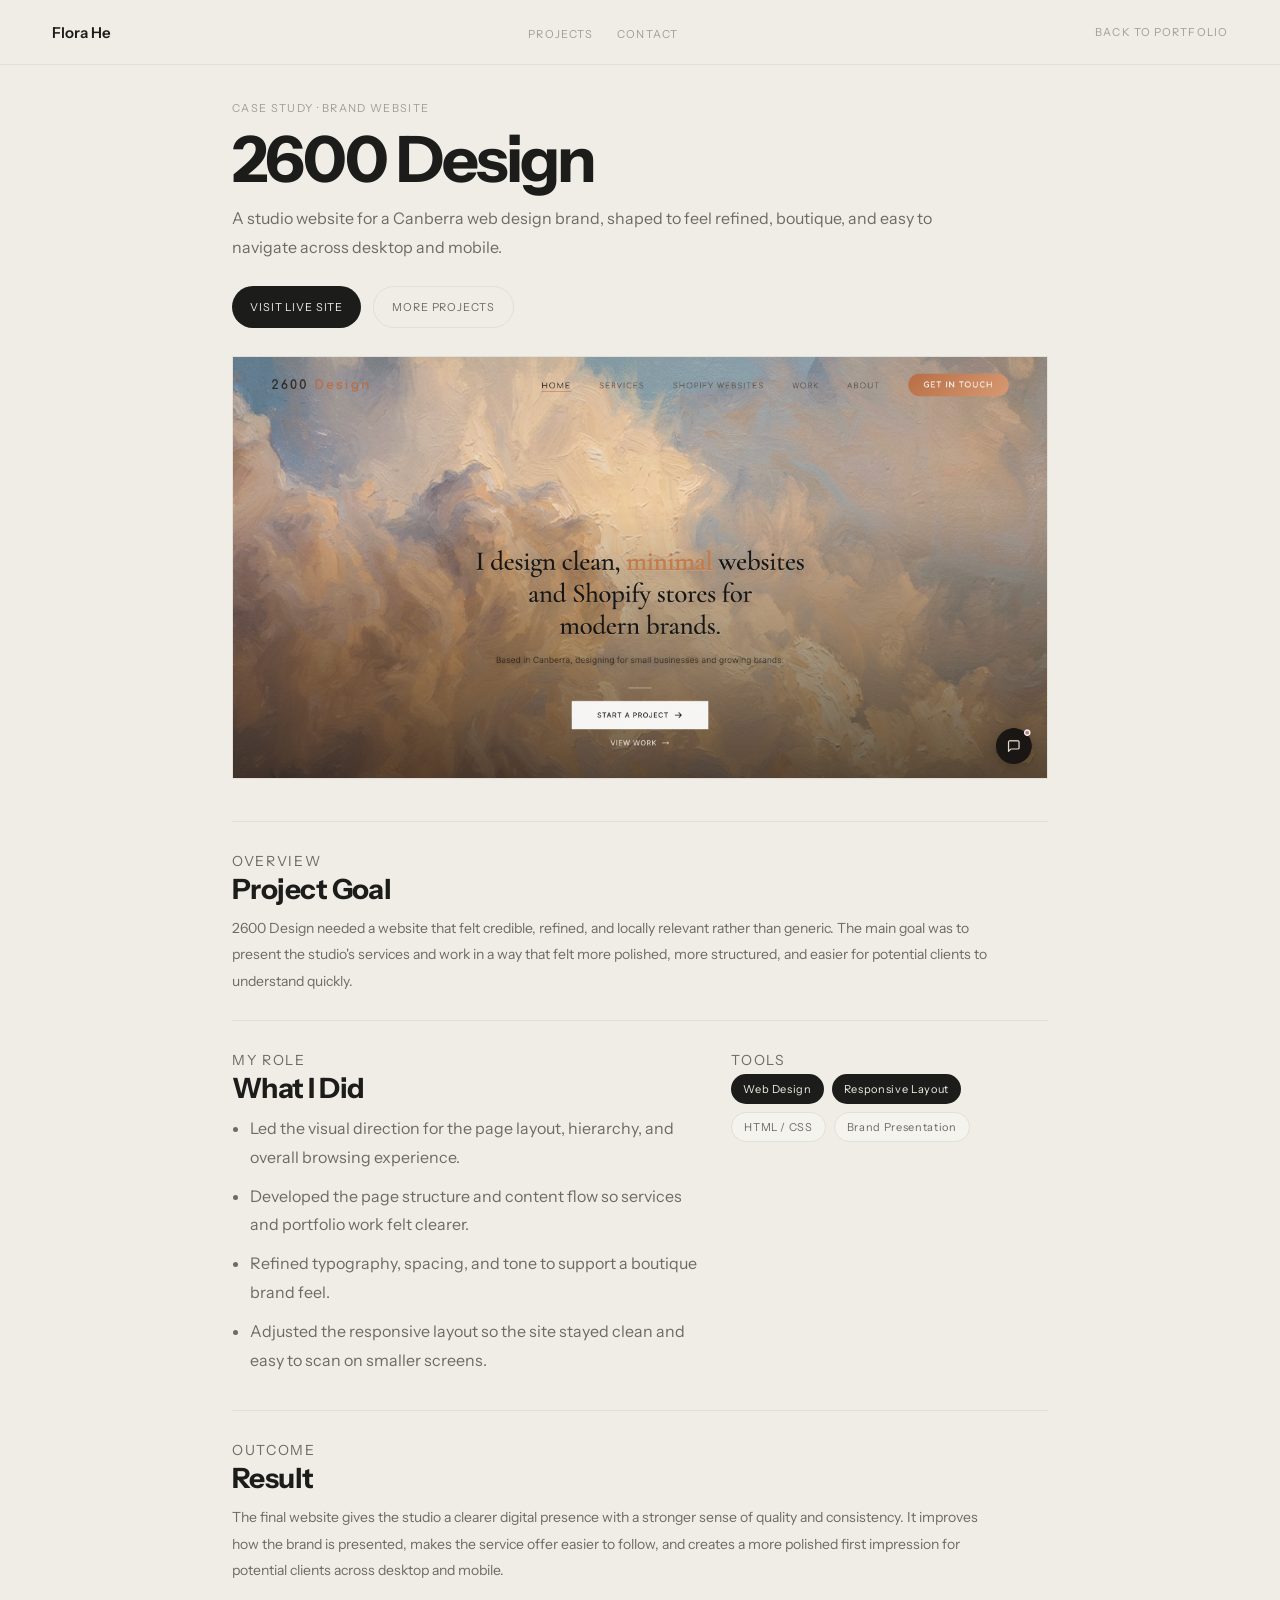
<file: project-2600-design.html>
<!DOCTYPE html>
<html lang="en">
<head>
<meta charset="UTF-8">
<meta name="viewport" content="width=device-width, initial-scale=1.0">
<title>2600 Design Case Study | Flora He</title>
<link rel="preconnect" href="https://fonts.googleapis.com">
<link href="https://fonts.googleapis.com/css2?family=Instrument+Sans:ital,wght@0,400;0,500;0,600;1,400&display=swap" rel="stylesheet">
<link rel="stylesheet" href="case-study.css">
<!-- Google tag (gtag.js) -->
<script async src="https://www.googletagmanager.com/gtag/js?id=G-EZD8XQD7C1"></script>
<script>
  window.dataLayer = window.dataLayer || [];
  function gtag(){dataLayer.push(arguments);}
  gtag("js", new Date());
  gtag("config", "G-EZD8XQD7C1");
</script>
</head>
<body>
<header class="topbar">
  <a class="topbar-brand" href="index.html">Flora He</a>
  <ul class="topbar-nav">
    <li><a href="index.html#projects">Projects</a></li>

    <li><a href="index.html#contact">Contact</a></li>
  </ul>
  <a class="topbar-back" href="index.html#projects">Back to Portfolio</a>
</header>

<main class="content">
  <section class="hero">
    <p class="eyebrow">Case Study · Brand Website</p>
    <h1>2600 Design</h1>
    <p class="hero-intro">A studio website for a Canberra web design brand, shaped to feel refined, boutique, and easy to navigate across desktop and mobile.</p>
    <div class="hero-actions">
      <a class="btn-fill" href="https://www.2600design.com.au" target="_blank" rel="noopener">Visit Live Site</a>
      <a class="btn-outline" href="index.html#projects">More Projects</a>
    </div>
    <div class="hero-image">
      <img src="img-2600design-desktop.png" alt="2600 Design website screenshot">
    </div>
  </section>

  <section class="section">
    <p class="section-label">Overview</p>
    <h2>Project Goal</h2>
    <p>2600 Design needed a website that felt credible, refined, and locally relevant rather than generic. The main goal was to present the studio's services and work in a way that felt more polished, more structured, and easier for potential clients to understand quickly.</p>
  </section>

  <section class="section split">
    <div>
      <p class="section-label">My Role</p>
      <h2>What I Did</h2>
      <ul class="list">
        <li>Led the visual direction for the page layout, hierarchy, and overall browsing experience.</li>
        <li>Developed the page structure and content flow so services and portfolio work felt clearer.</li>
        <li>Refined typography, spacing, and tone to support a boutique brand feel.</li>
        <li>Adjusted the responsive layout so the site stayed clean and easy to scan on smaller screens.</li>
      </ul>
    </div>
    <div>
      <p class="section-label">Tools</p>
      <div class="tags">
        <span class="tag-dark">Web Design</span>
        <span class="tag-dark">Responsive Layout</span>
        <span class="tag-light">HTML / CSS</span>
        <span class="tag-light">Brand Presentation</span>
      </div>
    </div>
  </section>

  <section class="section">
    <p class="section-label">Outcome</p>
    <h2>Result</h2>
    <p>The final website gives the studio a clearer digital presence with a stronger sense of quality and consistency. It improves how the brand is presented, makes the service offer easier to follow, and creates a more polished first impression for potential clients across desktop and mobile.</p>
  </section>
</main>
</body>
</html>
</file>
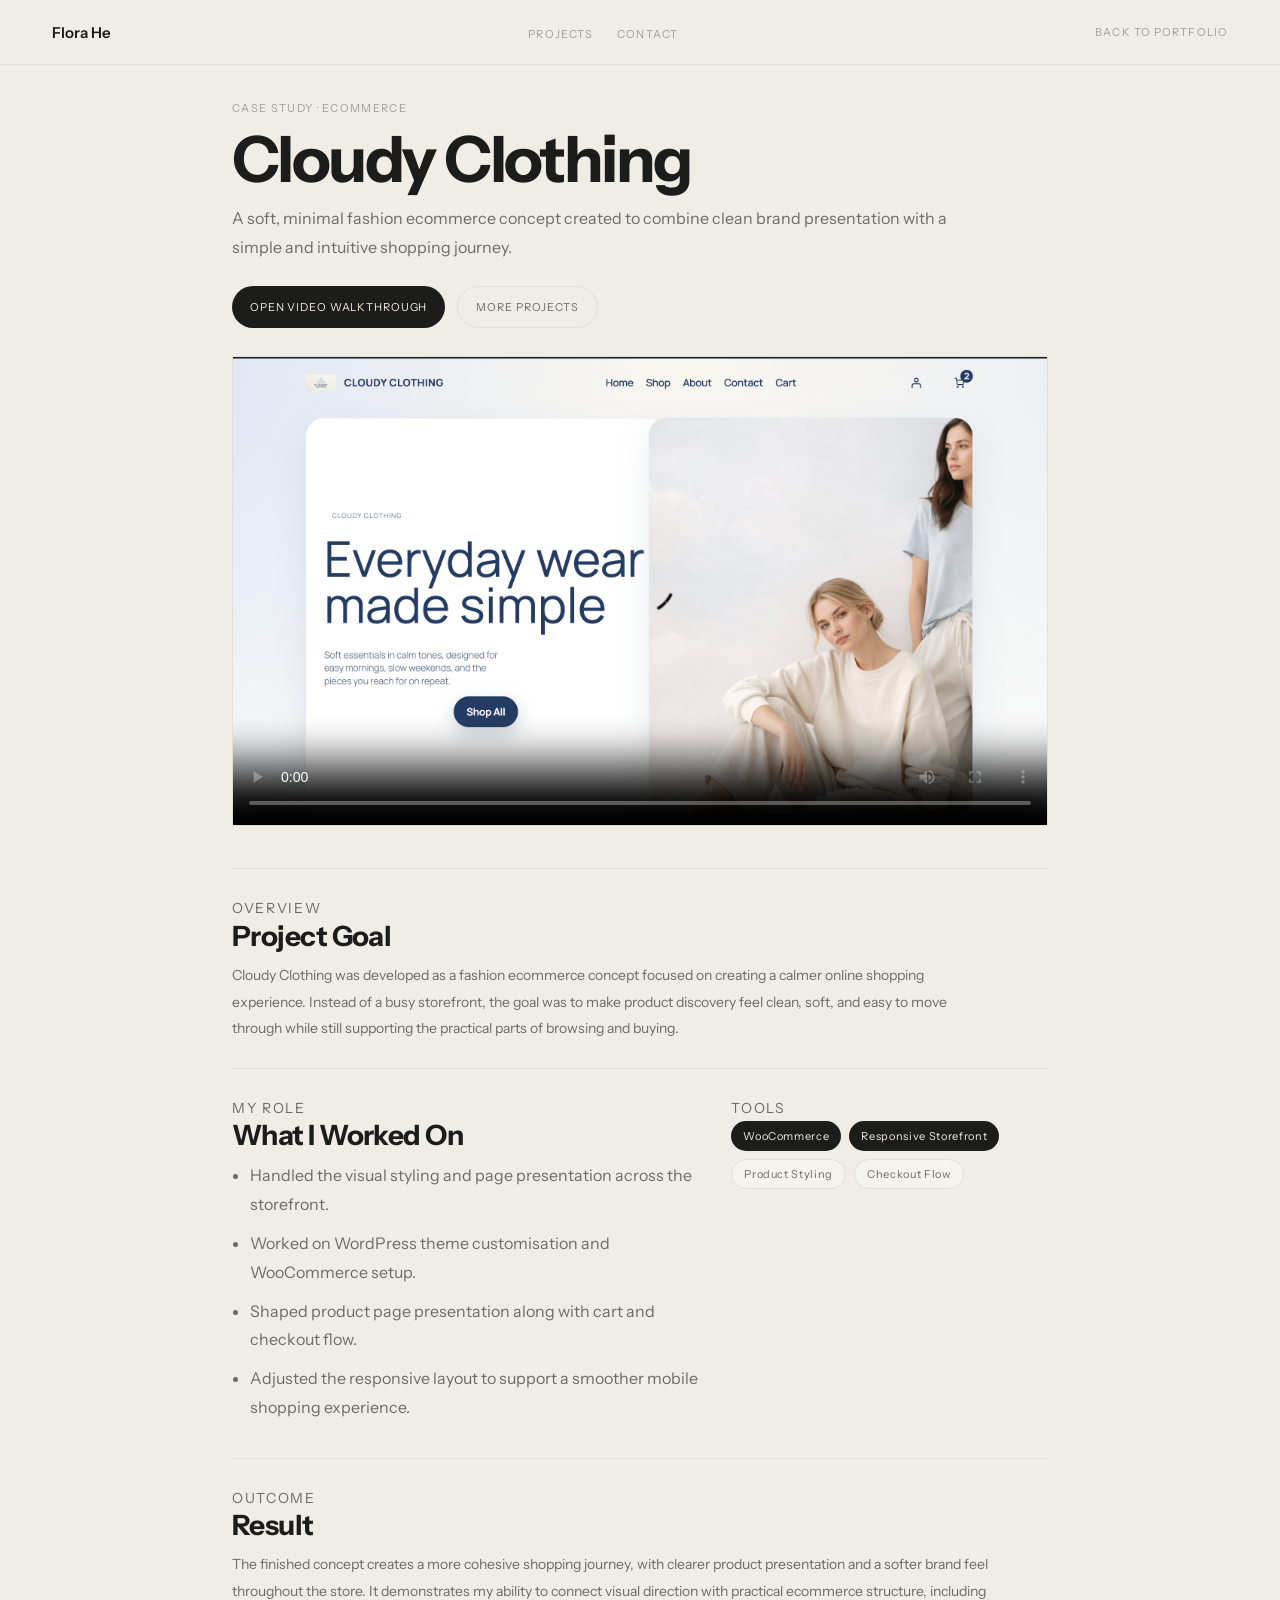
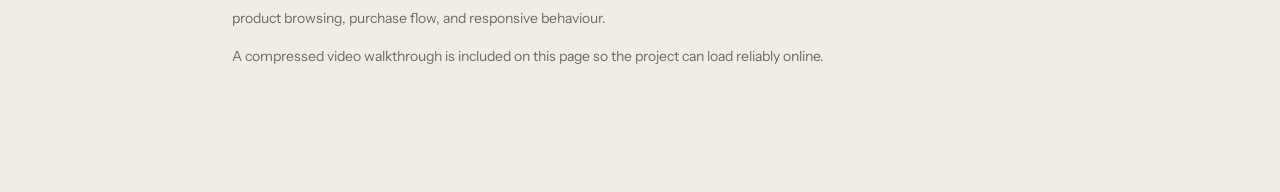
<file: project-cloudy-clothing.html>
<!DOCTYPE html>
<html lang="en">
<head>
<meta charset="UTF-8">
<meta name="viewport" content="width=device-width, initial-scale=1.0">
<title>Cloudy Clothing Case Study | Flora He</title>
<link rel="preconnect" href="https://fonts.googleapis.com">
<link href="https://fonts.googleapis.com/css2?family=Instrument+Sans:ital,wght@0,400;0,500;0,600;1,400&display=swap" rel="stylesheet">
<link rel="stylesheet" href="case-study.css">
<!-- Google tag (gtag.js) -->
<script async src="https://www.googletagmanager.com/gtag/js?id=G-EZD8XQD7C1"></script>
<script>
  window.dataLayer = window.dataLayer || [];
  function gtag(){dataLayer.push(arguments);}
  gtag("js", new Date());
  gtag("config", "G-EZD8XQD7C1");
</script>
</head>
<body>
<header class="topbar">
  <a class="topbar-brand" href="index.html">Flora He</a>
  <ul class="topbar-nav">
    <li><a href="index.html#projects">Projects</a></li>

    <li><a href="index.html#contact">Contact</a></li>
  </ul>
  <a class="topbar-back" href="index.html#projects">Back to Portfolio</a>
</header>

<main class="content">
  <section class="hero">
    <p class="eyebrow">Case Study · Ecommerce</p>
    <h1>Cloudy Clothing</h1>
    <p class="hero-intro">A soft, minimal fashion ecommerce concept created to combine clean brand presentation with a simple and intuitive shopping journey.</p>
    <div class="hero-actions">
      <a class="btn-fill" href="cloudyclothing-web.mp4" target="_blank" rel="noopener">Open Video Walkthrough</a>
      <a class="btn-outline" href="index.html#projects">More Projects</a>
    </div>
    <div class="hero-video">
      <video controls playsinline preload="metadata" poster="cloudyclothing.webp">
        <source src="cloudyclothing-web.mp4" type="video/mp4">
      </video>
    </div>
  </section>

  <section class="section">
    <p class="section-label">Overview</p>
    <h2>Project Goal</h2>
    <p>Cloudy Clothing was developed as a fashion ecommerce concept focused on creating a calmer online shopping experience. Instead of a busy storefront, the goal was to make product discovery feel clean, soft, and easy to move through while still supporting the practical parts of browsing and buying.</p>
  </section>

  <section class="section split">
    <div>
      <p class="section-label">My Role</p>
      <h2>What I Worked On</h2>
      <ul class="list">
        <li>Handled the visual styling and page presentation across the storefront.</li>
        <li>Worked on WordPress theme customisation and WooCommerce setup.</li>
        <li>Shaped product page presentation along with cart and checkout flow.</li>
        <li>Adjusted the responsive layout to support a smoother mobile shopping experience.</li>
      </ul>
    </div>
    <div>
      <p class="section-label">Tools</p>
      <div class="tags">
        <span class="tag-dark">WooCommerce</span>
        <span class="tag-dark">Responsive Storefront</span>
        <span class="tag-light">Product Styling</span>
        <span class="tag-light">Checkout Flow</span>
      </div>
    </div>
  </section>

  <section class="section">
    <p class="section-label">Outcome</p>
    <h2>Result</h2>
    <p>The finished concept creates a more cohesive shopping journey, with clearer product presentation and a softer brand feel throughout the store. It demonstrates my ability to connect visual direction with practical ecommerce structure, including product browsing, purchase flow, and responsive behaviour.</p>
    <p class="note">A compressed video walkthrough is included on this page so the project can load reliably online.</p>
  </section>
</main>
</body>
</html>
</file>
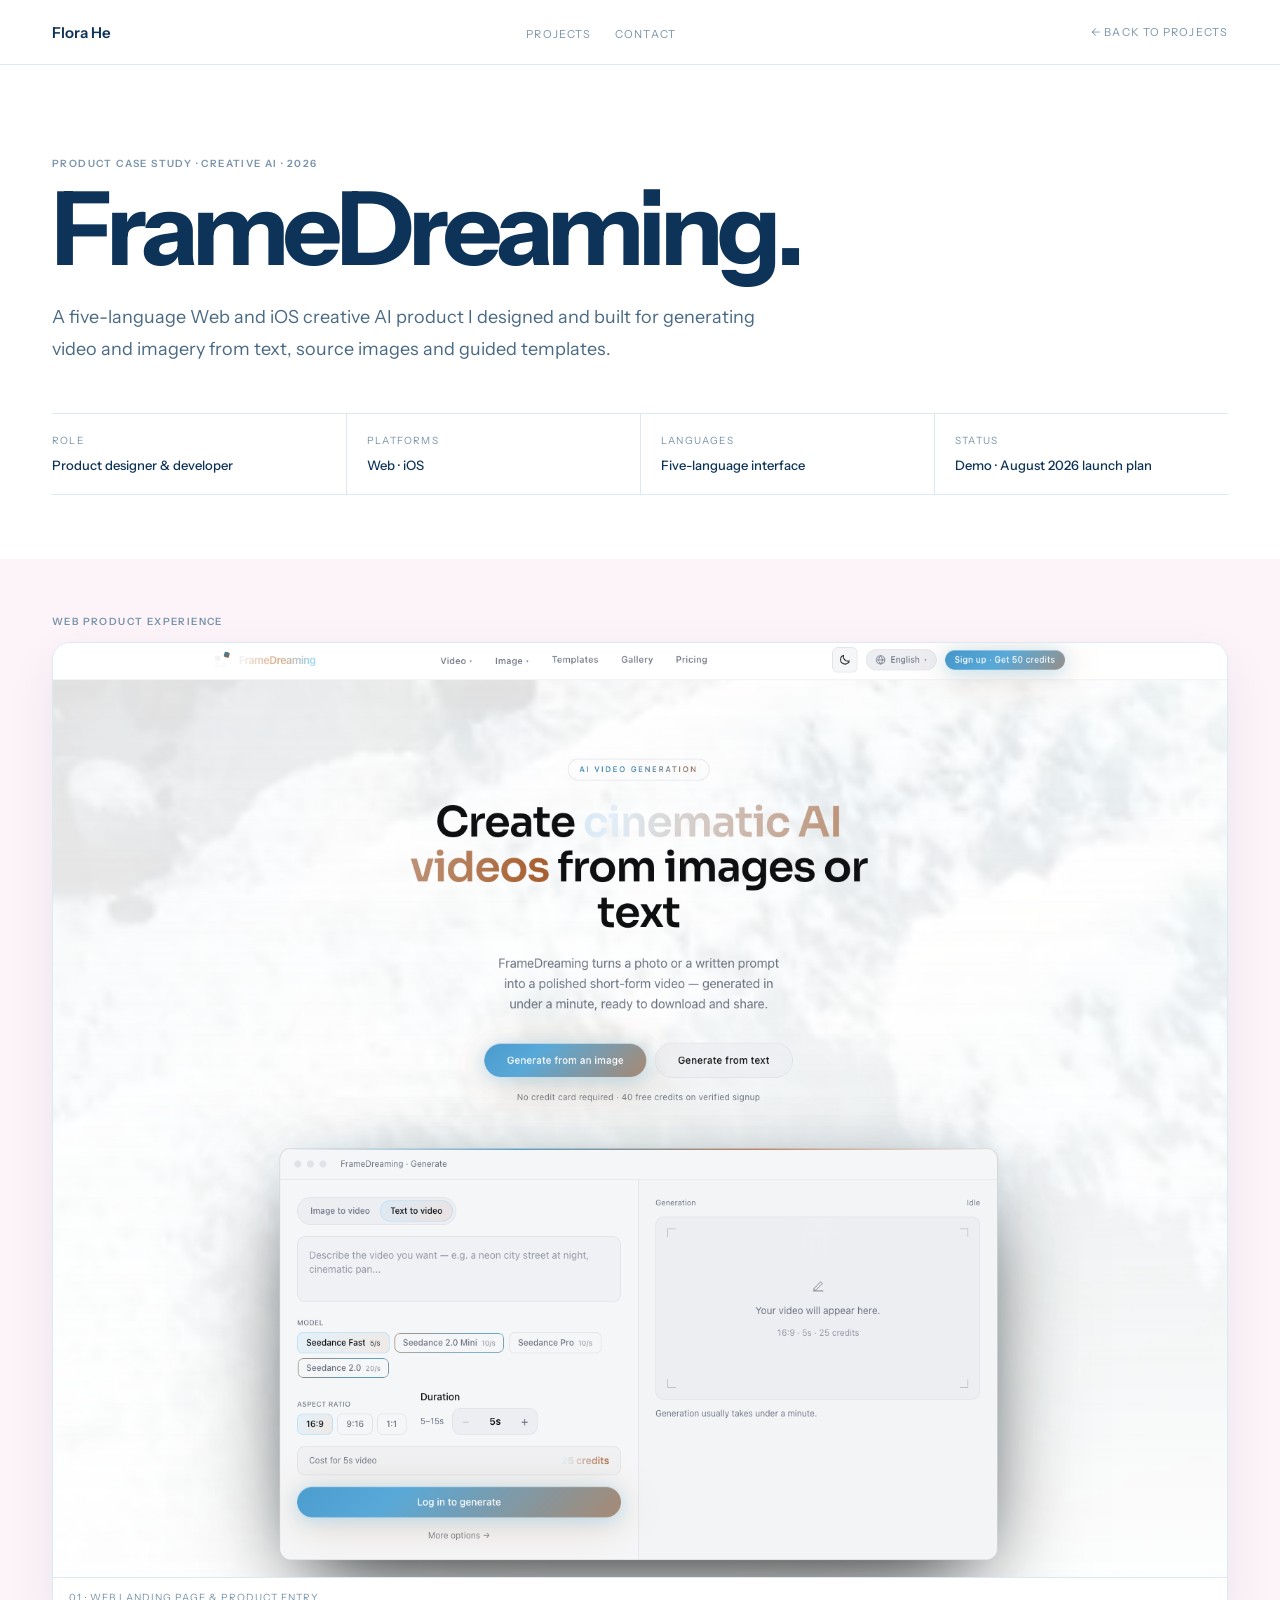
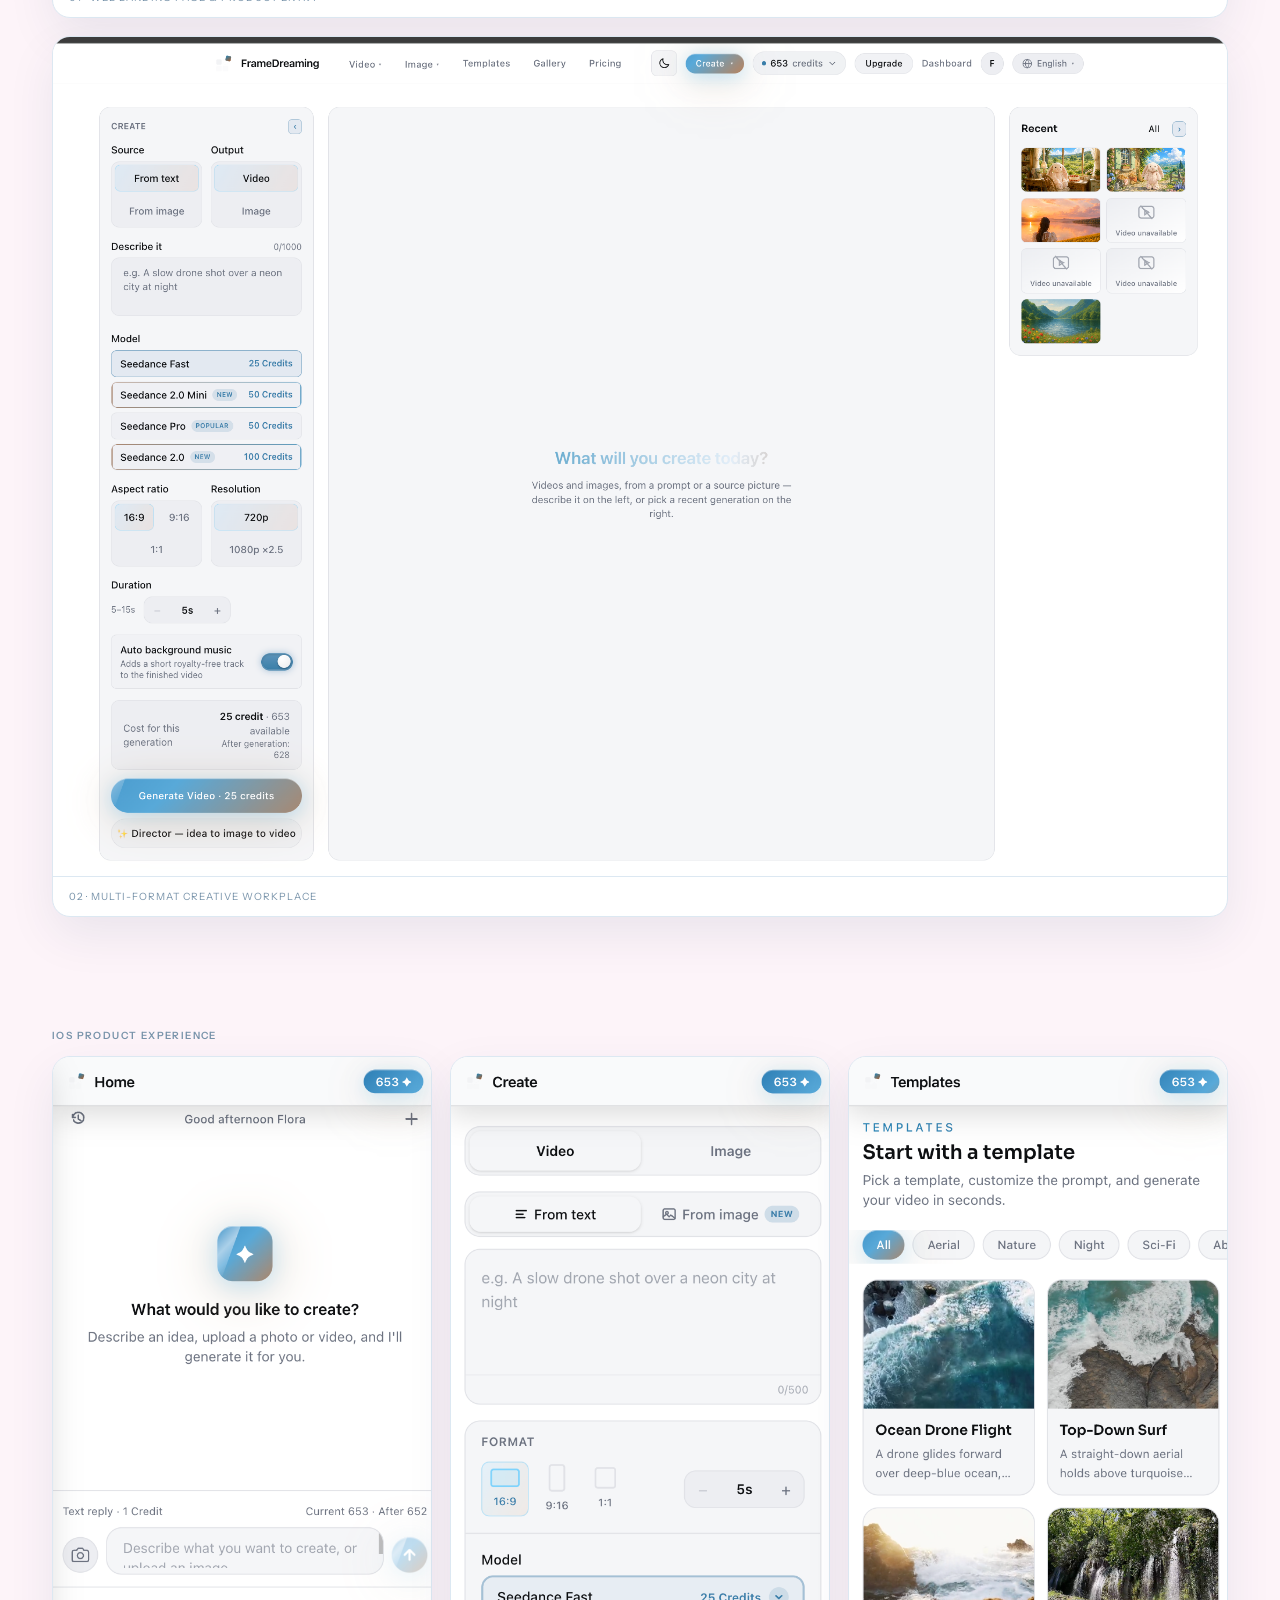
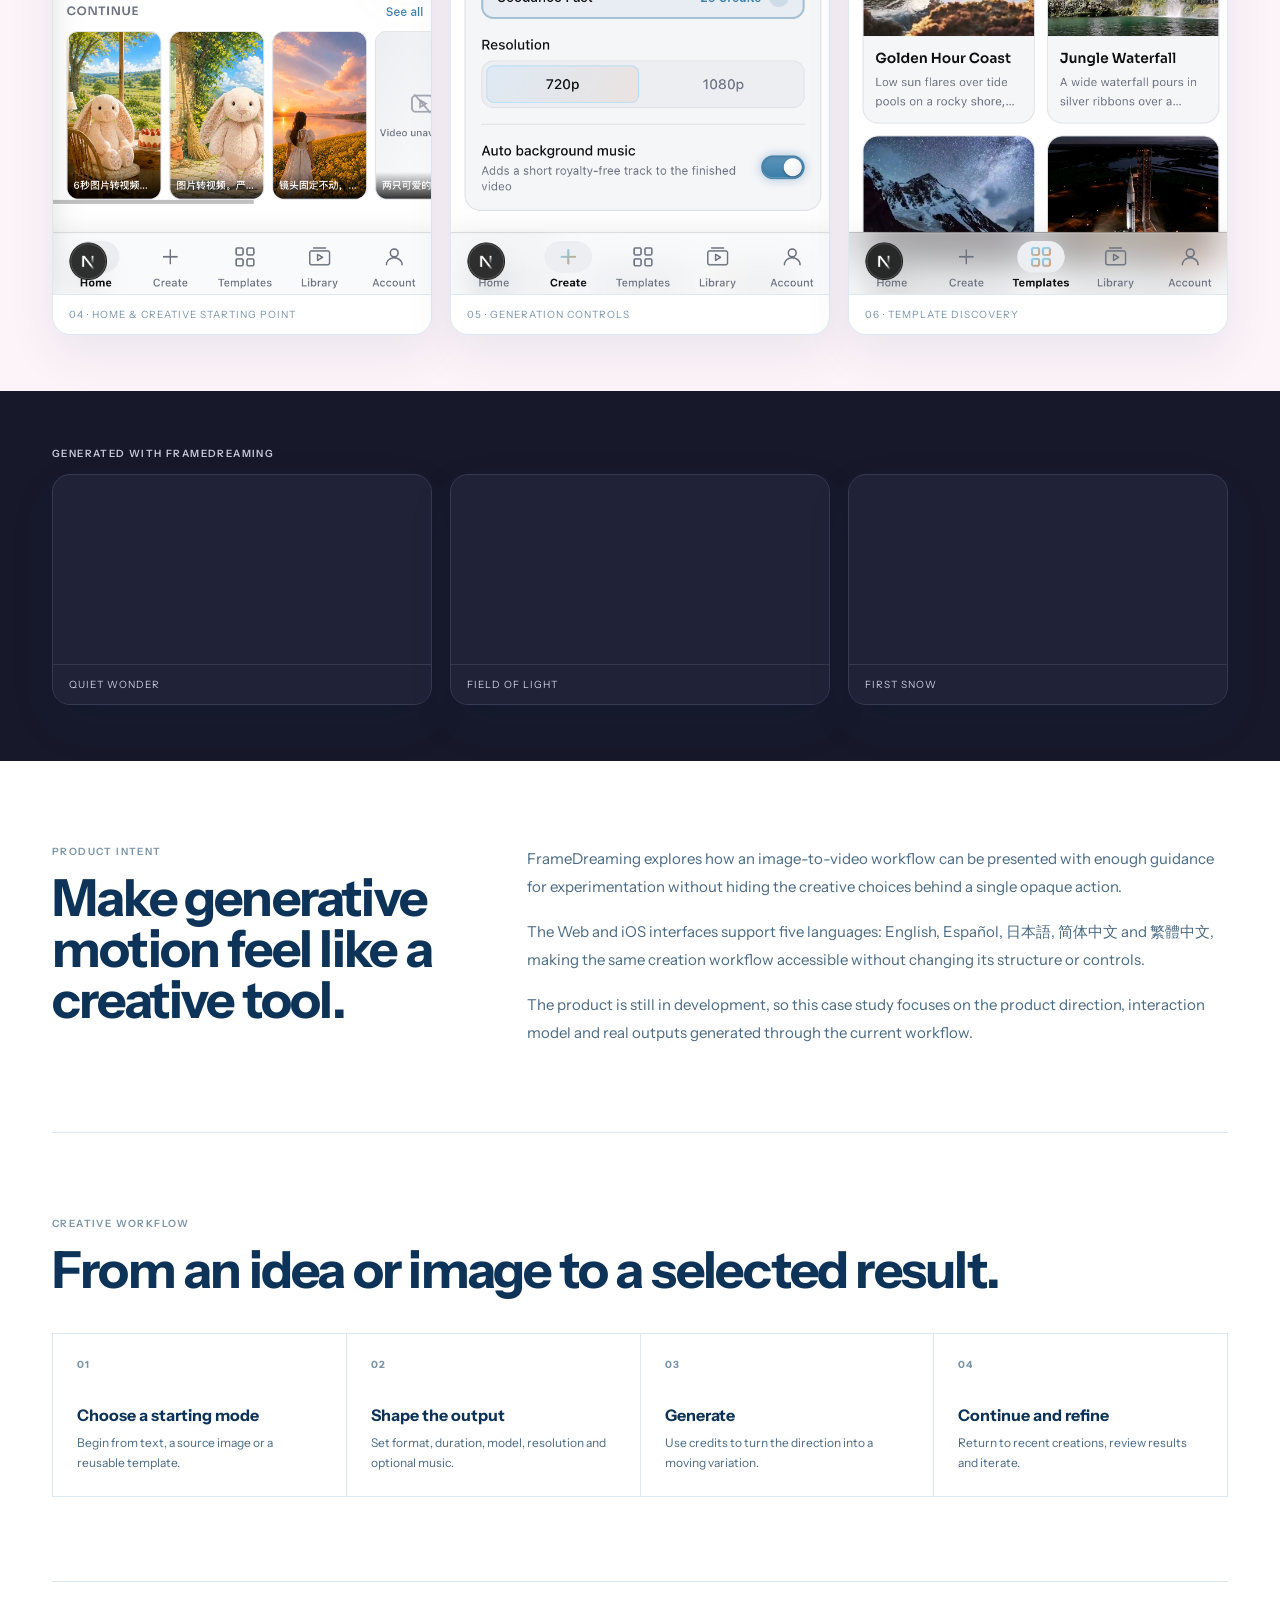
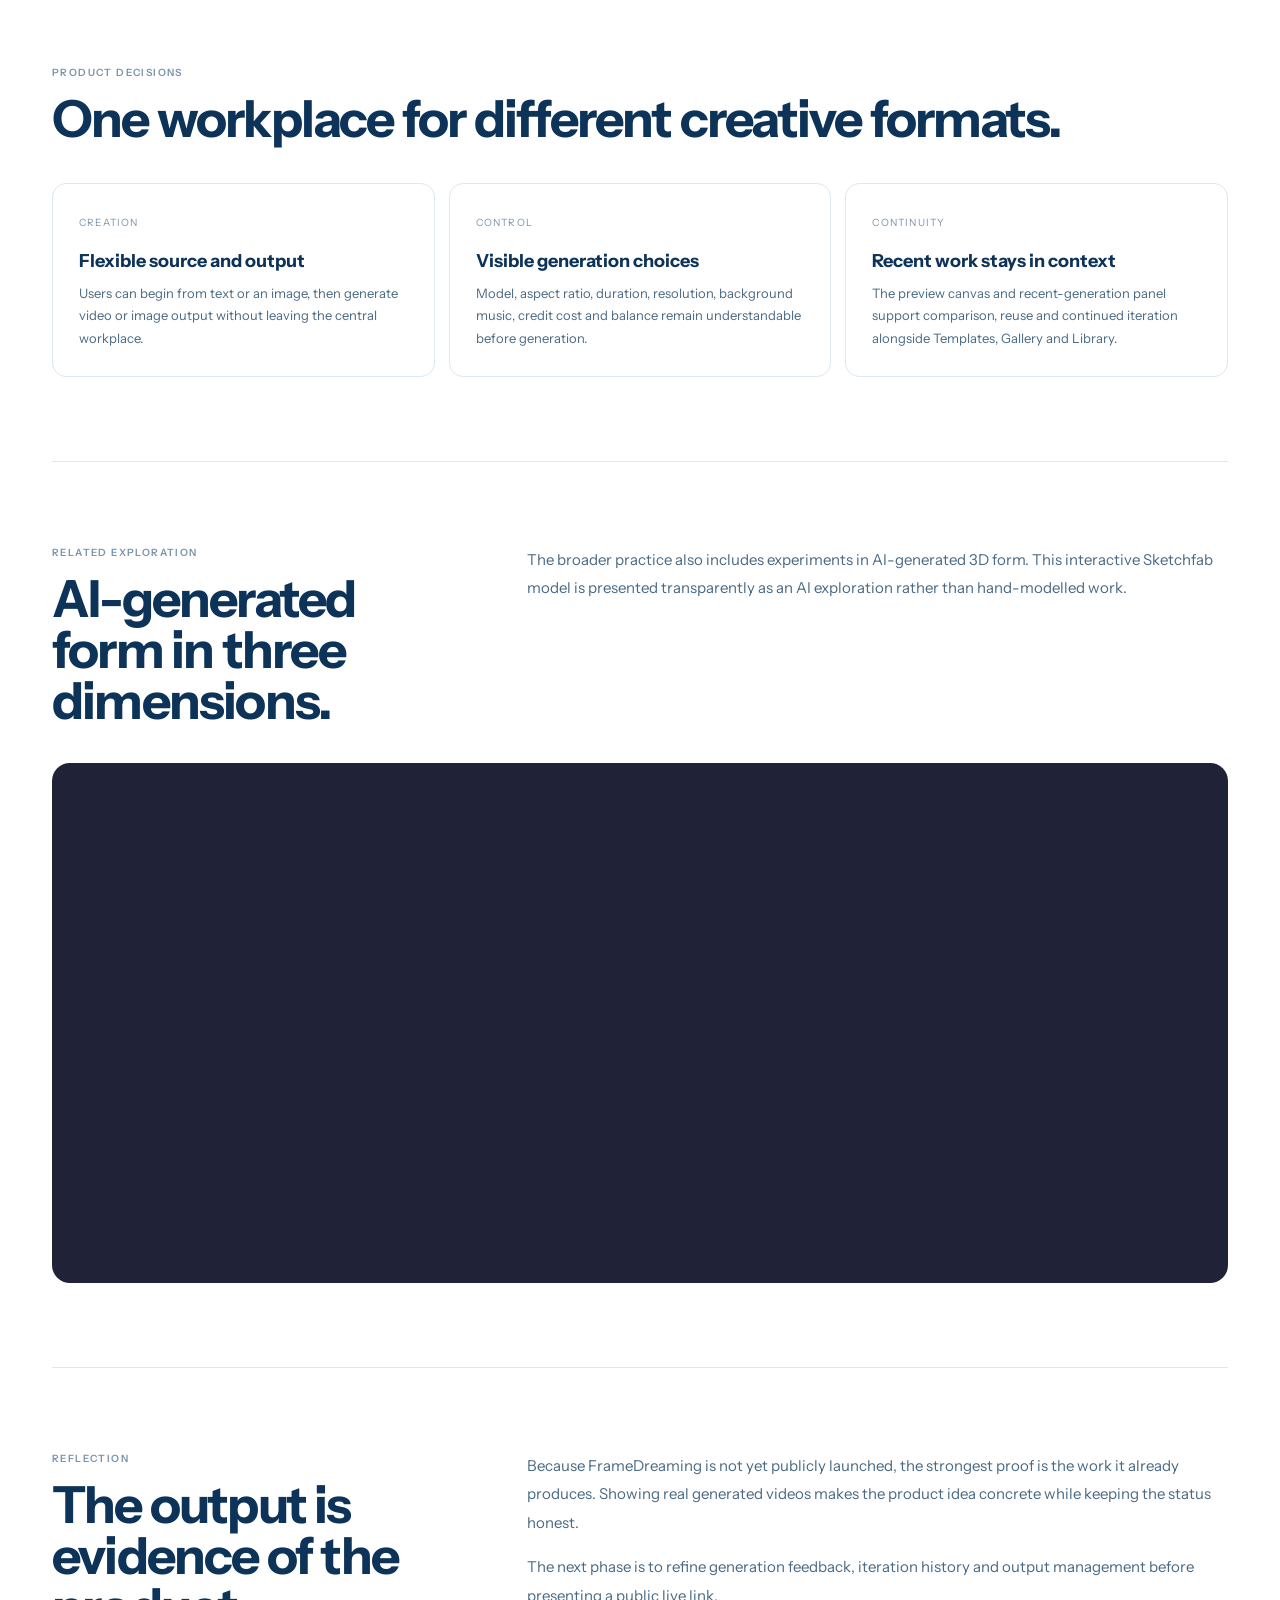
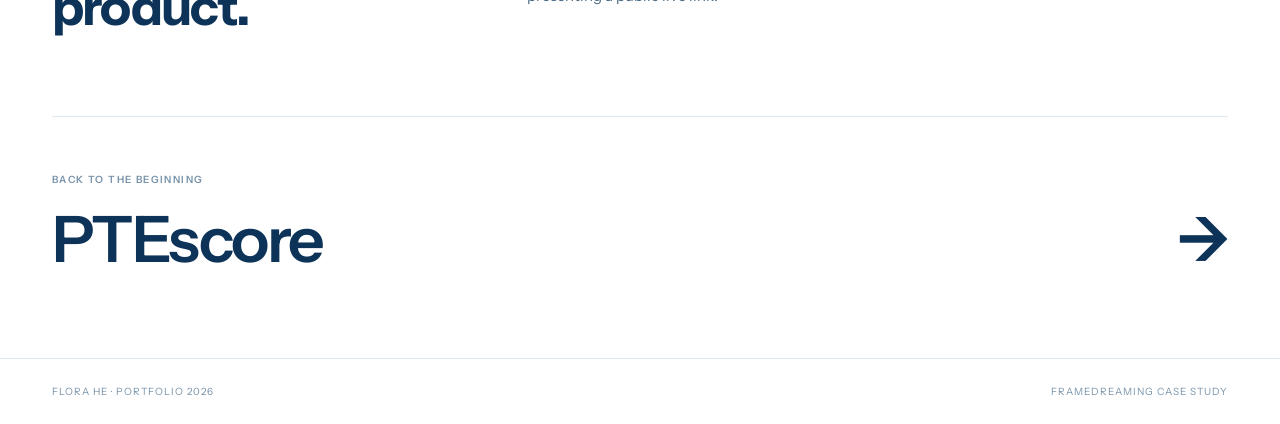
<file: project-framedreaming.html>
<!doctype html><html lang="en"><head><meta charset="utf-8"><meta name="viewport" content="width=device-width,initial-scale=1"><title>FrameDreaming Case Study | Flora He</title><link rel="preconnect" href="https://fonts.googleapis.com"><link href="https://fonts.googleapis.com/css2?family=Instrument+Sans:wght@400;500;600&display=swap" rel="stylesheet"><link rel="stylesheet" href="product-case-study.css"><style>.cinema{background:#17192b}.cinema .shot{background:#202238;border-color:#373951}.cinema figcaption{background:#202238;border-color:#373951;color:#c6c8dc}.model{position:relative;min-height:520px;border-radius:18px;overflow:hidden;background:#202238}.model iframe{position:absolute;inset:0;width:100%;height:100%;border:0}</style><!-- Google tag (gtag.js) -->
<script async src="https://www.googletagmanager.com/gtag/js?id=G-EZD8XQD7C1"></script>
<script>
  window.dataLayer = window.dataLayer || [];
  function gtag(){dataLayer.push(arguments);}
  gtag("js", new Date());
  gtag("config", "G-EZD8XQD7C1");
</script>
</head><body>
<header class="topbar"><a class="brand" href="index.html">Flora He</a><ul class="nav"><li><a href="index.html#projects">Projects</a></li><li><a href="index.html#contact">Contact</a></li></ul><a class="back" href="index.html#projects">← Back to projects</a></header>
<main><section class="hero wrap"><p class="eyebrow">Product Case Study · Creative AI · 2026</p><h1>FrameDreaming.</h1><p class="lede">A five-language Web and iOS creative AI product I designed and built for generating video and imagery from text, source images and guided templates.</p><div class="meta"><div><span>Role</span><strong>Product designer & developer</strong></div><div><span>Platforms</span><strong>Web · iOS</strong></div><div><span>Languages</span><strong>Five-language interface</strong></div><div><span>Status</span><strong>Demo · August 2026 launch plan</strong></div></div></section>
<section class="visual"><div class="wrap"><p class="label">Web product experience</p><figure class="shot"><img src="framedreaming-web-home.png" alt="FrameDreaming web landing page with text-to-video and image-to-video generation workspace"><figcaption>01 · Web landing page & product entry</figcaption></figure><figure class="shot" style="margin-top:18px"><img src="workpalce.png" alt="FrameDreaming web workplace supporting text and image sources, video and image outputs, multiple models, aspect ratios, resolutions, duration, background music and recent generations"><figcaption>02 · Multi-format creative workplace</figcaption></figure></div></section>
<section class="visual"><div class="wrap"><p class="label">iOS product experience</p><div class="shot-grid"><figure class="shot"><img src="framedreaming-ios-home.png" alt="FrameDreaming iOS home screen with creative prompt entry, credit balance and recent projects"><figcaption>04 · Home & creative starting point</figcaption></figure><figure class="shot"><img src="framedreaming-ios-create.png" alt="FrameDreaming iOS create screen with text and image inputs, aspect ratio, duration, model and resolution controls"><figcaption>05 · Generation controls</figcaption></figure><figure class="shot"><img src="framedreaming-ios-templates.png" alt="FrameDreaming iOS template library with categories and visual video prompts"><figcaption>06 · Template discovery</figcaption></figure></div></div></section>
<section class="visual cinema"><div class="wrap"><p class="label" style="color:#c6c8dc">Generated with FrameDreaming</p><div class="shot-grid"><figure class="shot"><video autoplay muted loop playsinline preload="metadata"><source src="framedreaming-rabbit-web.mp4" type="video/mp4"></video><figcaption>Quiet Wonder</figcaption></figure><figure class="shot"><video autoplay muted loop playsinline preload="metadata"><source src="framedreaming-girl-web.mp4" type="video/mp4"></video><figcaption>Field of Light</figcaption></figure><figure class="shot"><video autoplay muted loop playsinline preload="metadata"><source src="framedreaming-maple-web.mp4" type="video/mp4"></video><figcaption>First Snow</figcaption></figure></div></div></section>
<section class="section wrap"><div class="split"><div><p class="label">Product intent</p><h2>Make generative motion feel like a creative tool.</h2></div><div class="copy"><p>FrameDreaming explores how an image-to-video workflow can be presented with enough guidance for experimentation without hiding the creative choices behind a single opaque action.</p><p>The Web and iOS interfaces support five languages: English, Español, 日本語, 简体中文 and 繁體中文, making the same creation workflow accessible without changing its structure or controls.</p><p>The product is still in development, so this case study focuses on the product direction, interaction model and real outputs generated through the current workflow.</p></div></div></section>
<section class="section wrap"><p class="label">Creative workflow</p><h2>From an idea or image to a selected result.</h2><div class="workflow"><div class="step"><b>01</b><strong>Choose a starting mode</strong><p>Begin from text, a source image or a reusable template.</p></div><div class="step"><b>02</b><strong>Shape the output</strong><p>Set format, duration, model, resolution and optional music.</p></div><div class="step"><b>03</b><strong>Generate</strong><p>Use credits to turn the direction into a moving variation.</p></div><div class="step"><b>04</b><strong>Continue and refine</strong><p>Return to recent creations, review results and iterate.</p></div></div></section>
<section class="section wrap"><p class="label">Product decisions</p><h2>One workplace for different creative formats.</h2><div class="cards"><article class="card"><span>Creation</span><h3>Flexible source and output</h3><p>Users can begin from text or an image, then generate video or image output without leaving the central workplace.</p></article><article class="card"><span>Control</span><h3>Visible generation choices</h3><p>Model, aspect ratio, duration, resolution, background music, credit cost and balance remain understandable before generation.</p></article><article class="card"><span>Continuity</span><h3>Recent work stays in context</h3><p>The preview canvas and recent-generation panel support comparison, reuse and continued iteration alongside Templates, Gallery and Library.</p></article></div></section>
<section class="section wrap"><div class="split"><div><p class="label">Related exploration</p><h2>AI-generated form in three dimensions.</h2></div><div class="copy"><p>The broader practice also includes experiments in AI-generated 3D form. This interactive Sketchfab model is presented transparently as an AI exploration rather than hand-modelled work.</p></div></div><div class="model" style="margin-top:36px"><iframe title="Interactive AI-generated floral dress character" src="https://sketchfab.com/models/63a4f41ef8b4493aa1296bd1adbc03ee/embed?autostart=0&amp;ui_theme=dark&amp;dnt=1" loading="lazy" allow="autoplay; fullscreen; xr-spatial-tracking" allowfullscreen></iframe></div></section>
<section class="section wrap"><div class="split"><div><p class="label">Reflection</p><h2>The output is evidence of the product.</h2></div><div class="copy"><p>Because FrameDreaming is not yet publicly launched, the strongest proof is the work it already produces. Showing real generated videos makes the product idea concrete while keeping the status honest.</p><p>The next phase is to refine generation feedback, iteration history and output management before presenting a public live link.</p></div></div></section>
<section class="next wrap"><p class="label">Back to the beginning</p><a href="project-ptescore.html"><span>PTEscore</span><span>→</span></a></section></main><footer><span>Flora He · Portfolio 2026</span><span>FrameDreaming Case Study</span></footer></body></html>
</file>
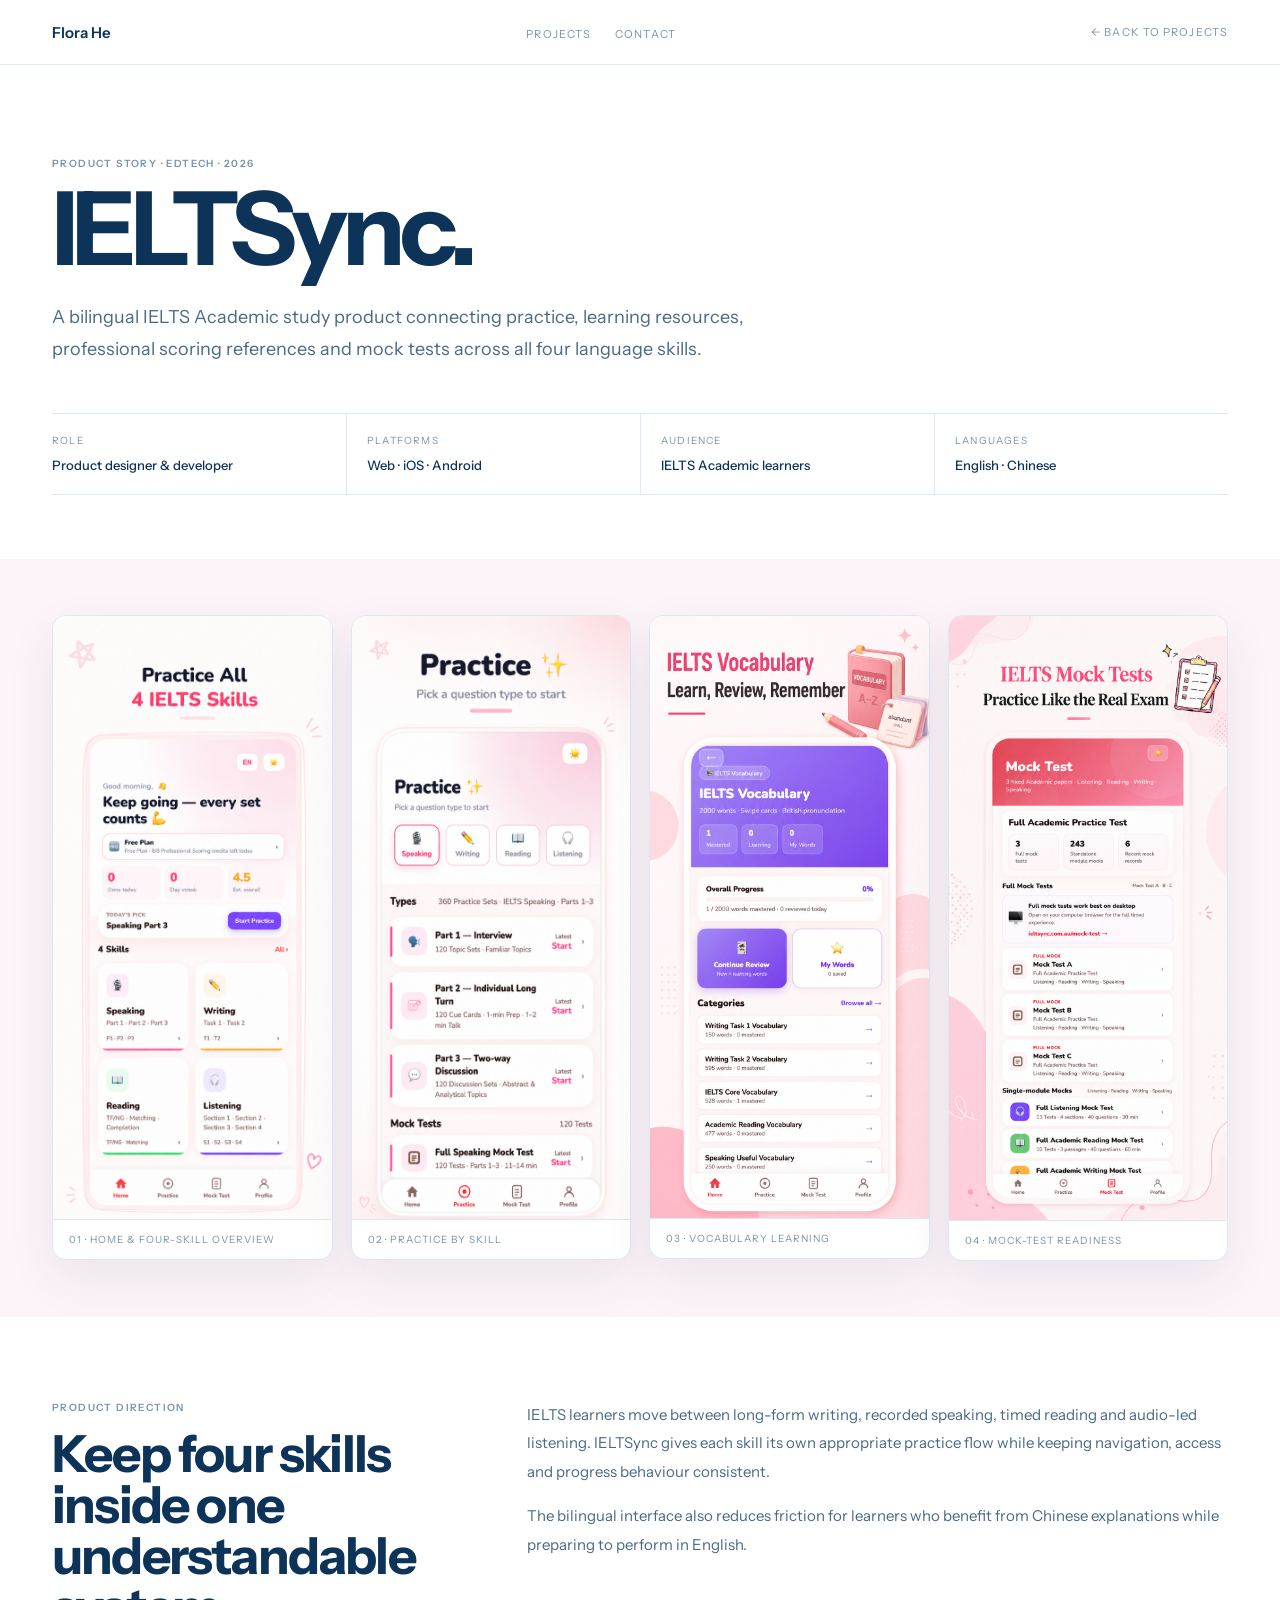
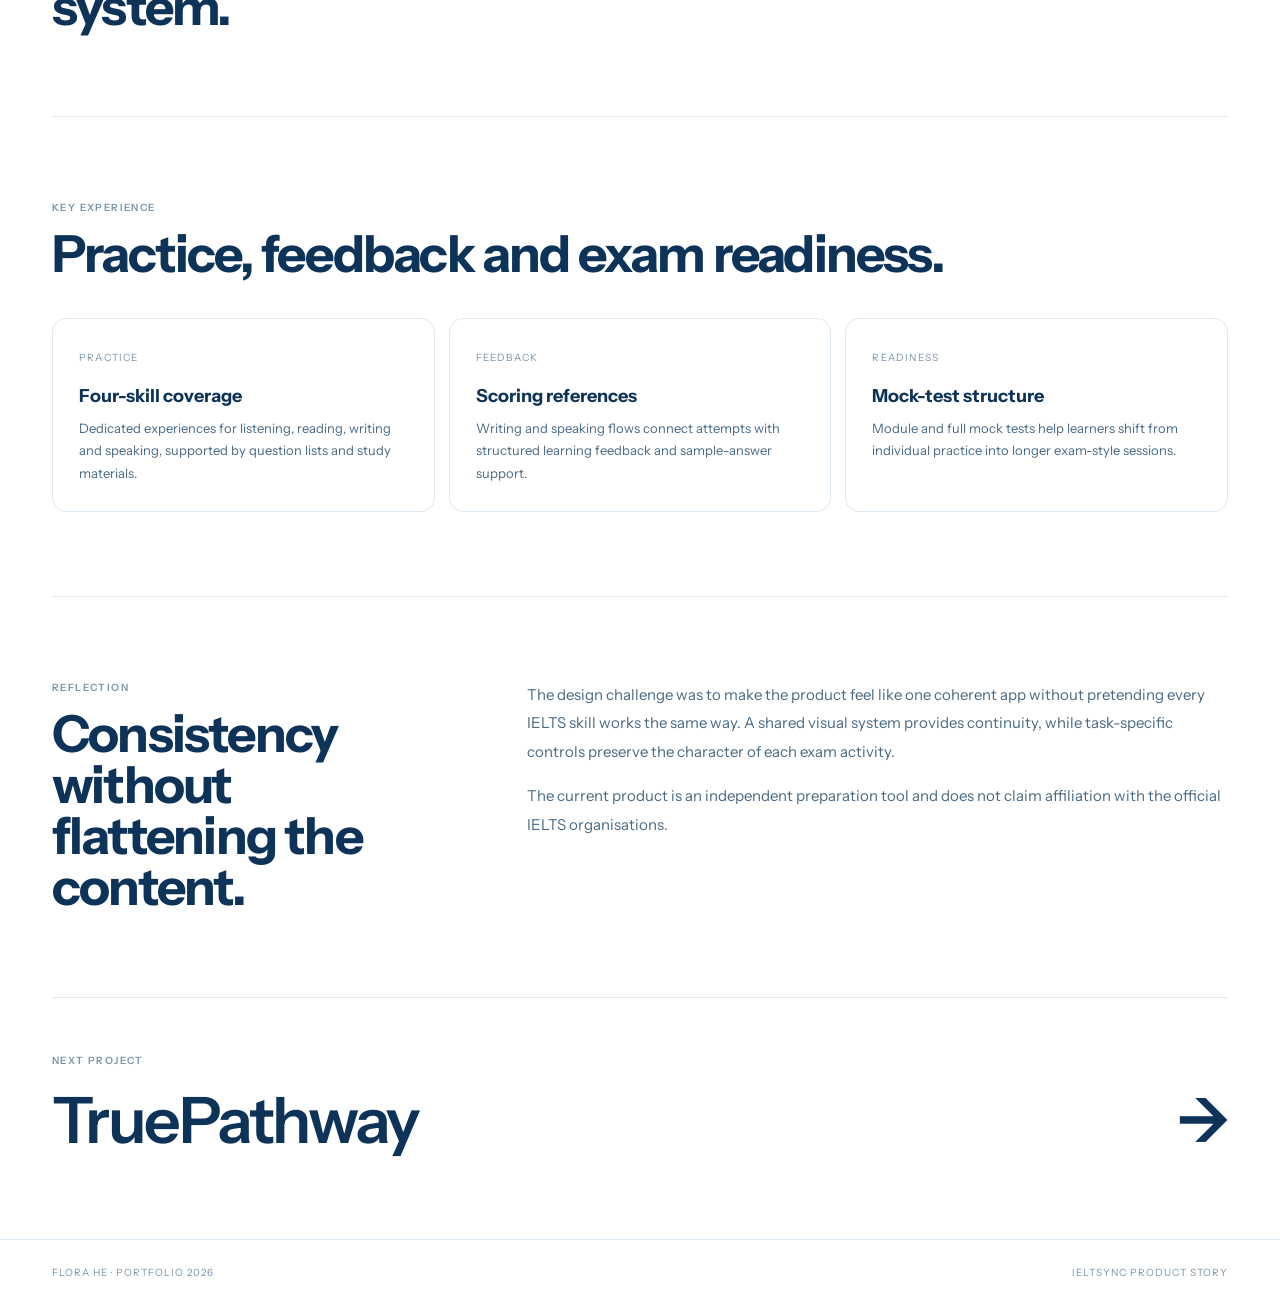
<file: project-ieltsync.html>
<!doctype html><html lang="en"><head><meta charset="utf-8"><meta name="viewport" content="width=device-width,initial-scale=1"><title>IELTSync Case Study | Flora He</title><link rel="preconnect" href="https://fonts.googleapis.com"><link href="https://fonts.googleapis.com/css2?family=Instrument+Sans:wght@400;500;600&display=swap" rel="stylesheet"><link rel="stylesheet" href="product-case-study.css"><link rel="stylesheet" href="ieltsync-case.css"><!-- Google tag (gtag.js) -->
<script async src="https://www.googletagmanager.com/gtag/js?id=G-EZD8XQD7C1"></script>
<script>
  window.dataLayer = window.dataLayer || [];
  function gtag(){dataLayer.push(arguments);}
  gtag("js", new Date());
  gtag("config", "G-EZD8XQD7C1");
</script>
</head><body>
<header class="topbar"><a class="brand" href="index.html">Flora He</a><ul class="nav"><li><a href="index.html#projects">Projects</a></li><li><a href="index.html#contact">Contact</a></li></ul><a class="back" href="index.html#projects">← Back to projects</a></header>
<main><section class="hero wrap"><p class="eyebrow">Product Story · EdTech · 2026</p><h1>IELTSync.</h1><p class="lede">A bilingual IELTS Academic study product connecting practice, learning resources, professional scoring references and mock tests across all four language skills.</p><div class="meta"><div><span>Role</span><strong>Product designer & developer</strong></div><div><span>Platforms</span><strong>Web · iOS · Android</strong></div><div><span>Audience</span><strong>IELTS Academic learners</strong></div><div><span>Languages</span><strong>English · Chinese</strong></div></div></section>
<section class="visual"><div class="wrap shot-grid ielts-screen-grid"><figure class="shot"><img src="首页 手机_副本.png" alt="IELTSync iOS home screen showing daily practice and all four IELTS skills"><figcaption>01 · Home & four-skill overview</figcaption></figure><figure class="shot"><img src="practice 手机_副本.png" alt="IELTSync iOS practice screen showing speaking, writing, reading and listening question types"><figcaption>02 · Practice by skill</figcaption></figure><figure class="shot"><img src="vocabulary_副本.png" alt="IELTSync iOS vocabulary screen showing progress, saved words and learning categories"><figcaption>03 · Vocabulary learning</figcaption></figure><figure class="shot"><img src="mock1_副本.png" alt="IELTSync iOS mock test screen showing full and single-module IELTS tests"><figcaption>04 · Mock-test readiness</figcaption></figure></div></section>
<section class="section wrap"><div class="split"><div><p class="label">Product direction</p><h2>Keep four skills inside one understandable system.</h2></div><div class="copy"><p>IELTS learners move between long-form writing, recorded speaking, timed reading and audio-led listening. IELTSync gives each skill its own appropriate practice flow while keeping navigation, access and progress behaviour consistent.</p><p>The bilingual interface also reduces friction for learners who benefit from Chinese explanations while preparing to perform in English.</p></div></div></section>
<section class="section wrap"><p class="label">Key experience</p><h2>Practice, feedback and exam readiness.</h2><div class="cards"><article class="card"><span>Practice</span><h3>Four-skill coverage</h3><p>Dedicated experiences for listening, reading, writing and speaking, supported by question lists and study materials.</p></article><article class="card"><span>Feedback</span><h3>Scoring references</h3><p>Writing and speaking flows connect attempts with structured learning feedback and sample-answer support.</p></article><article class="card"><span>Readiness</span><h3>Mock-test structure</h3><p>Module and full mock tests help learners shift from individual practice into longer exam-style sessions.</p></article></div></section>
<section class="section wrap"><div class="split"><div><p class="label">Reflection</p><h2>Consistency without flattening the content.</h2></div><div class="copy"><p>The design challenge was to make the product feel like one coherent app without pretending every IELTS skill works the same way. A shared visual system provides continuity, while task-specific controls preserve the character of each exam activity.</p><p>The current product is an independent preparation tool and does not claim affiliation with the official IELTS organisations.</p></div></div></section>
<section class="next wrap"><p class="label">Next project</p><a href="project-truepathway.html"><span>TruePathway</span><span>→</span></a></section></main><footer><span>Flora He · Portfolio 2026</span><span>IELTSync Product Story</span></footer></body></html>
</file>
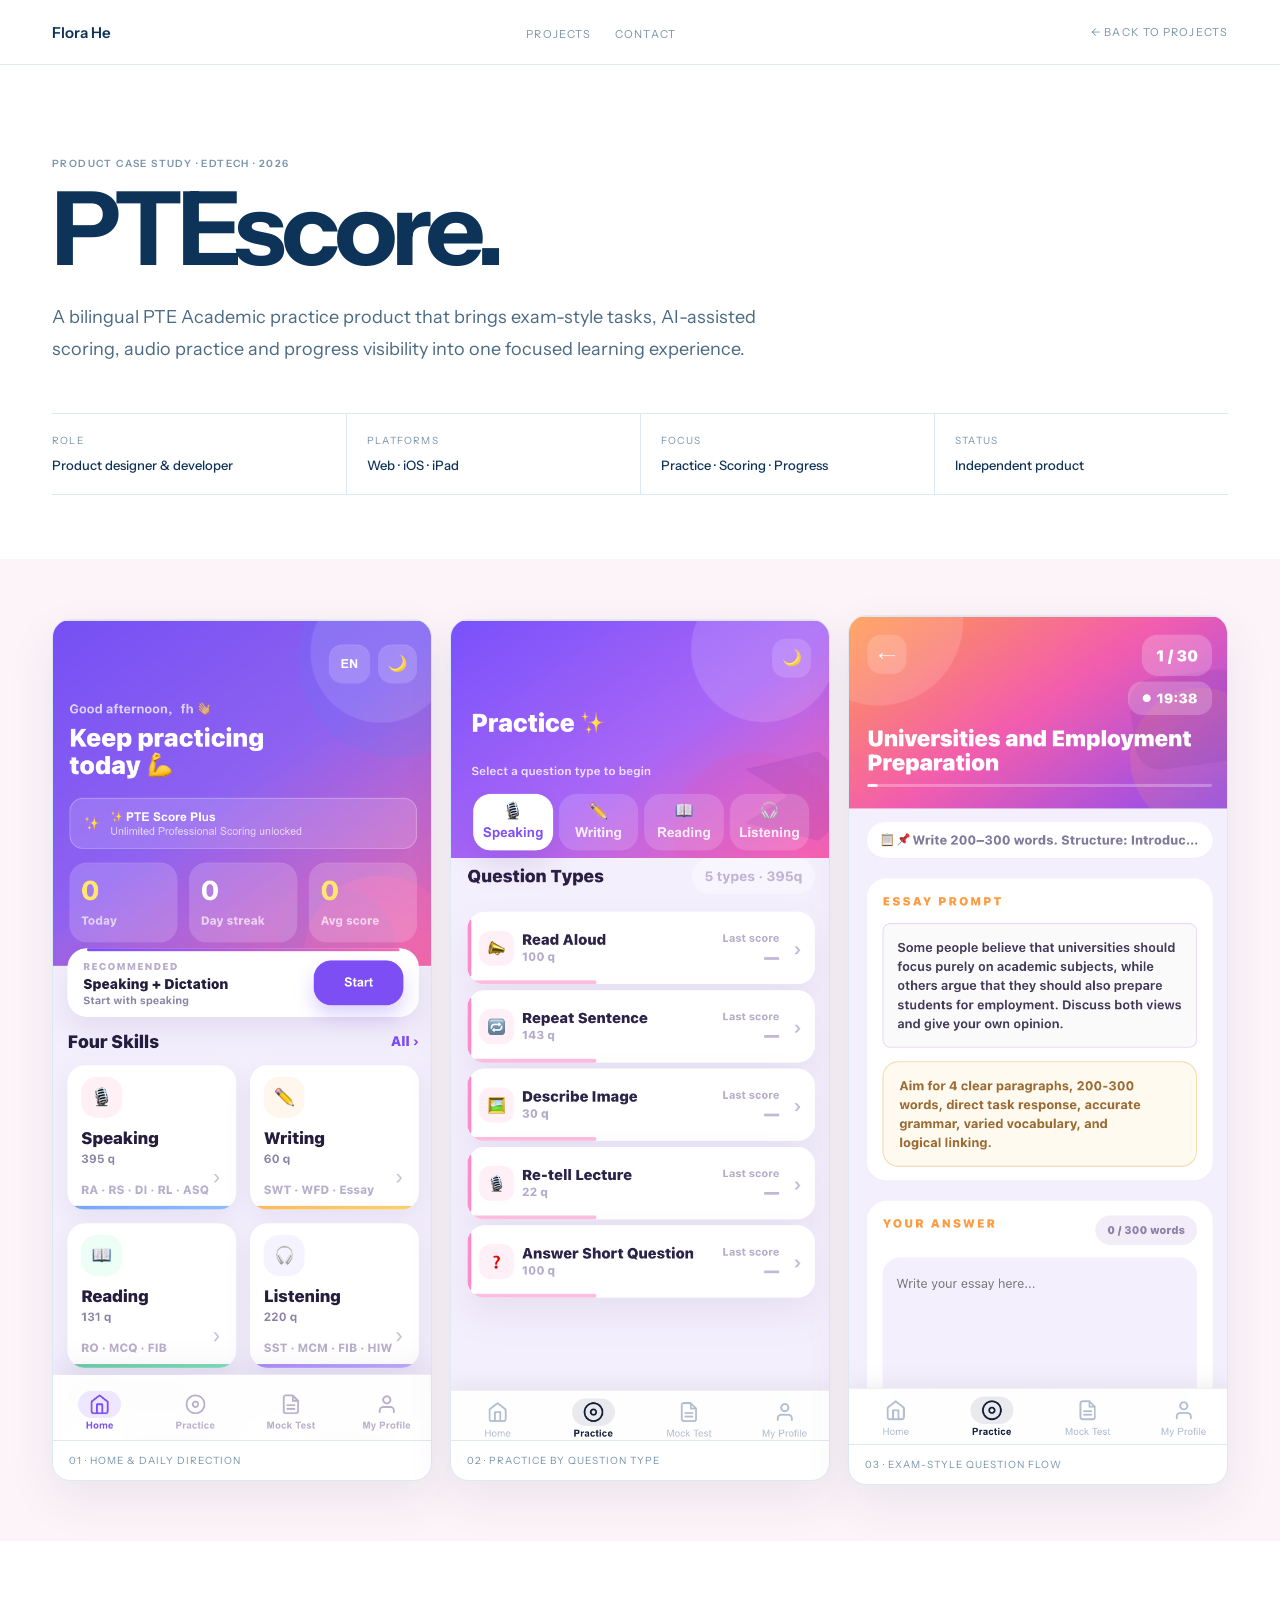
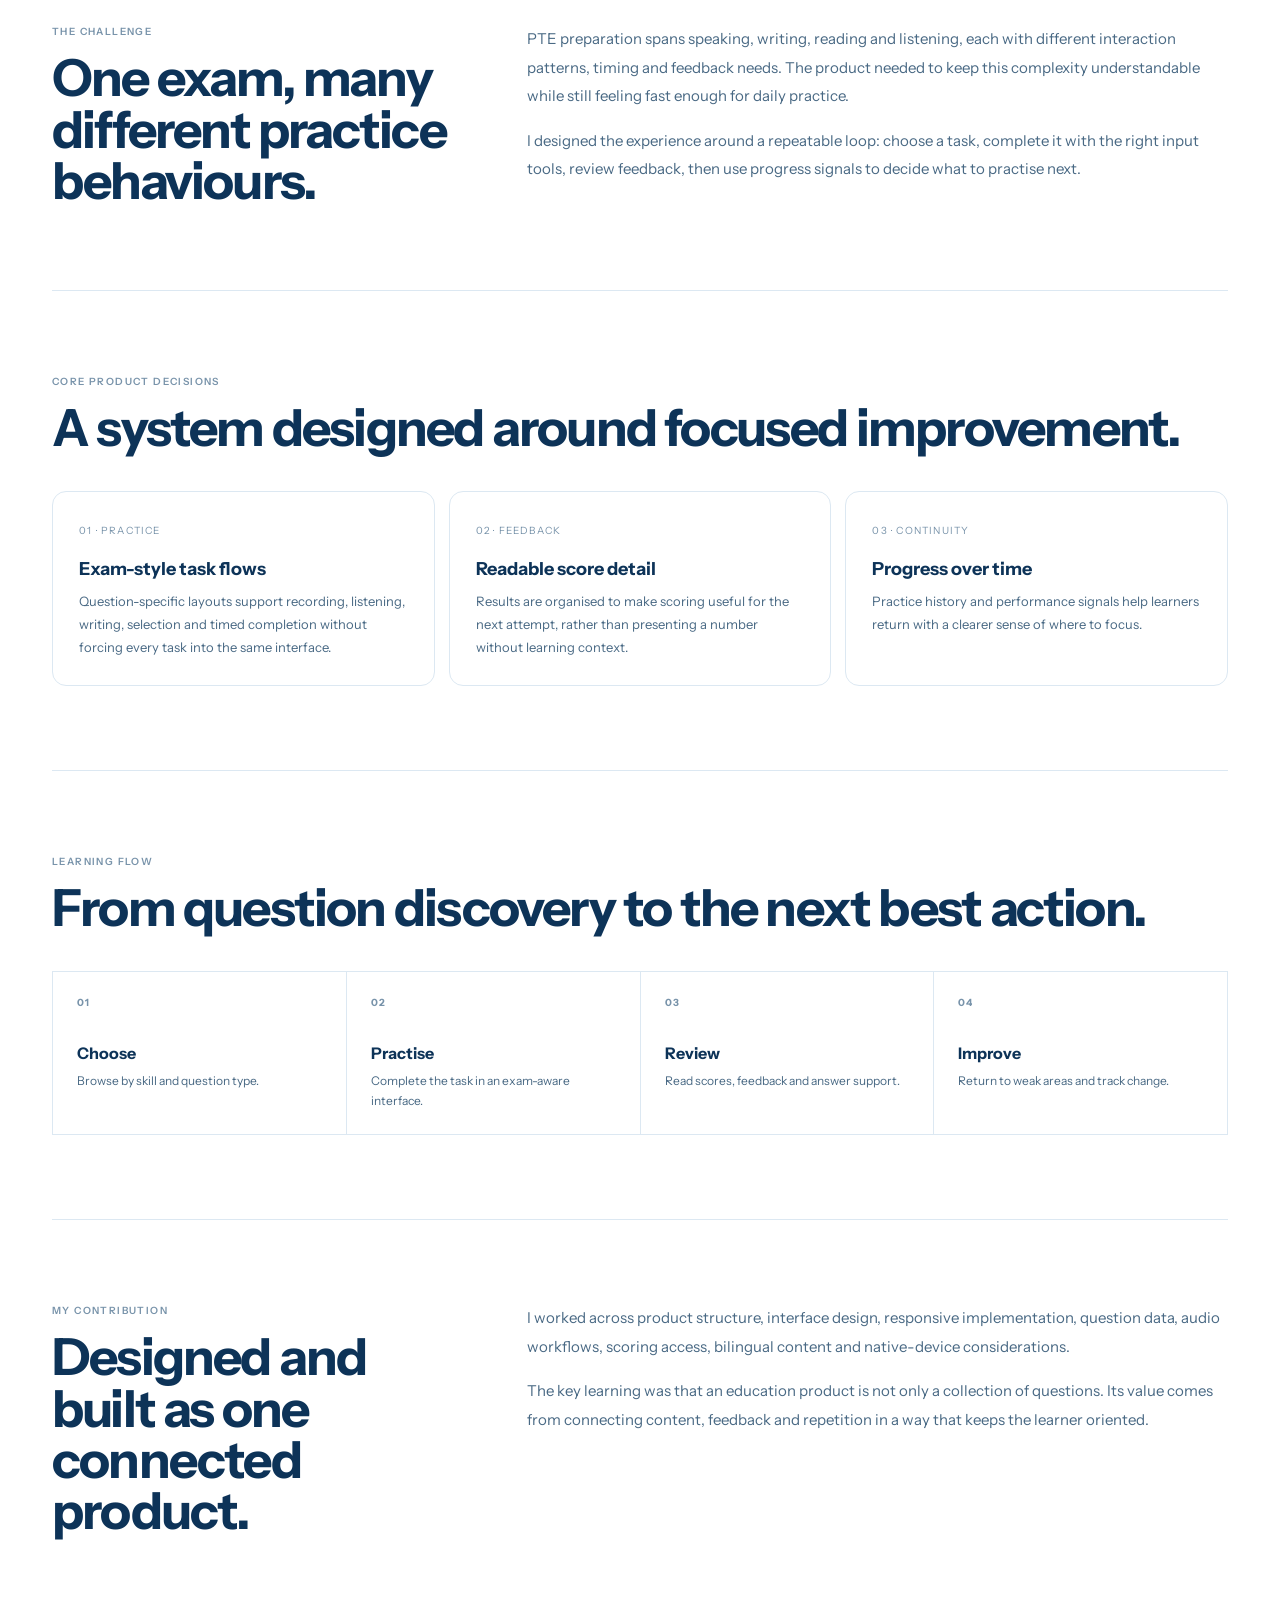
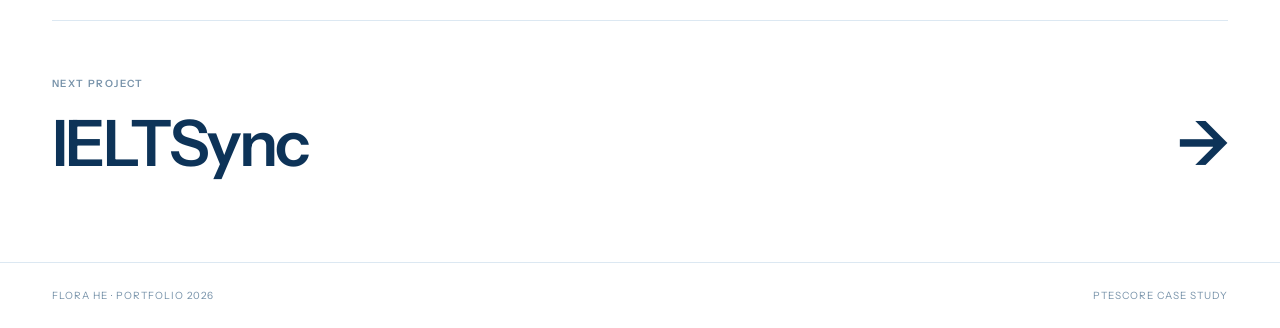
<file: project-ptescore.html>
<!doctype html><html lang="en"><head><meta charset="utf-8"><meta name="viewport" content="width=device-width,initial-scale=1"><title>PTEscore Case Study | Flora He</title><link rel="preconnect" href="https://fonts.googleapis.com"><link href="https://fonts.googleapis.com/css2?family=Instrument+Sans:wght@400;500;600&display=swap" rel="stylesheet"><link rel="stylesheet" href="product-case-study.css"><style>:root{--accent:#7057d9}</style><!-- Google tag (gtag.js) -->
<script async src="https://www.googletagmanager.com/gtag/js?id=G-EZD8XQD7C1"></script>
<script>
  window.dataLayer = window.dataLayer || [];
  function gtag(){dataLayer.push(arguments);}
  gtag("js", new Date());
  gtag("config", "G-EZD8XQD7C1");
</script>
</head><body>
<header class="topbar"><a class="brand" href="index.html">Flora He</a><ul class="nav"><li><a href="index.html#projects">Projects</a></li><li><a href="index.html#contact">Contact</a></li></ul><a class="back" href="index.html#projects">← Back to projects</a></header>
<main><section class="hero wrap"><p class="eyebrow">Product Case Study · EdTech · 2026</p><h1>PTEscore.</h1><p class="lede">A bilingual PTE Academic practice product that brings exam-style tasks, AI-assisted scoring, audio practice and progress visibility into one focused learning experience.</p><div class="meta"><div><span>Role</span><strong>Product designer & developer</strong></div><div><span>Platforms</span><strong>Web · iOS · iPad</strong></div><div><span>Focus</span><strong>Practice · Scoring · Progress</strong></div><div><span>Status</span><strong>Independent product</strong></div></div></section>
<section class="visual"><div class="wrap shot-grid"><figure class="shot"><img src="ptescore homepage.png" alt="PTEscore iOS home screen showing daily practice, progress summary and four skills"><figcaption>01 · Home & daily direction</figcaption></figure><figure class="shot"><img src="ptescore practice page.png" alt="PTEscore iOS practice screen showing speaking question types"><figcaption>02 · Practice by question type</figcaption></figure><figure class="shot"><img src="ptescorequestion page.png" alt="PTEscore iOS essay question screen with timer, prompt and answer area"><figcaption>03 · Exam-style question flow</figcaption></figure></div></section>
<section class="section wrap"><div class="split"><div><p class="label">The challenge</p><h2>One exam, many different practice behaviours.</h2></div><div class="copy"><p>PTE preparation spans speaking, writing, reading and listening, each with different interaction patterns, timing and feedback needs. The product needed to keep this complexity understandable while still feeling fast enough for daily practice.</p><p>I designed the experience around a repeatable loop: choose a task, complete it with the right input tools, review feedback, then use progress signals to decide what to practise next.</p></div></div></section>
<section class="section wrap"><p class="label">Core product decisions</p><h2>A system designed around focused improvement.</h2><div class="cards"><article class="card"><span>01 · Practice</span><h3>Exam-style task flows</h3><p>Question-specific layouts support recording, listening, writing, selection and timed completion without forcing every task into the same interface.</p></article><article class="card"><span>02 · Feedback</span><h3>Readable score detail</h3><p>Results are organised to make scoring useful for the next attempt, rather than presenting a number without learning context.</p></article><article class="card"><span>03 · Continuity</span><h3>Progress over time</h3><p>Practice history and performance signals help learners return with a clearer sense of where to focus.</p></article></div></section>
<section class="section wrap"><p class="label">Learning flow</p><h2>From question discovery to the next best action.</h2><div class="workflow"><div class="step"><b>01</b><strong>Choose</strong><p>Browse by skill and question type.</p></div><div class="step"><b>02</b><strong>Practise</strong><p>Complete the task in an exam-aware interface.</p></div><div class="step"><b>03</b><strong>Review</strong><p>Read scores, feedback and answer support.</p></div><div class="step"><b>04</b><strong>Improve</strong><p>Return to weak areas and track change.</p></div></div></section>
<section class="section wrap"><div class="split"><div><p class="label">My contribution</p><h2>Designed and built as one connected product.</h2></div><div class="copy"><p>I worked across product structure, interface design, responsive implementation, question data, audio workflows, scoring access, bilingual content and native-device considerations.</p><p>The key learning was that an education product is not only a collection of questions. Its value comes from connecting content, feedback and repetition in a way that keeps the learner oriented.</p></div></div></section>
<section class="next wrap"><p class="label">Next project</p><a href="project-ieltsync.html"><span>IELTSync</span><span>→</span></a></section></main><footer><span>Flora He · Portfolio 2026</span><span>PTEscore Case Study</span></footer></body></html>
</file>
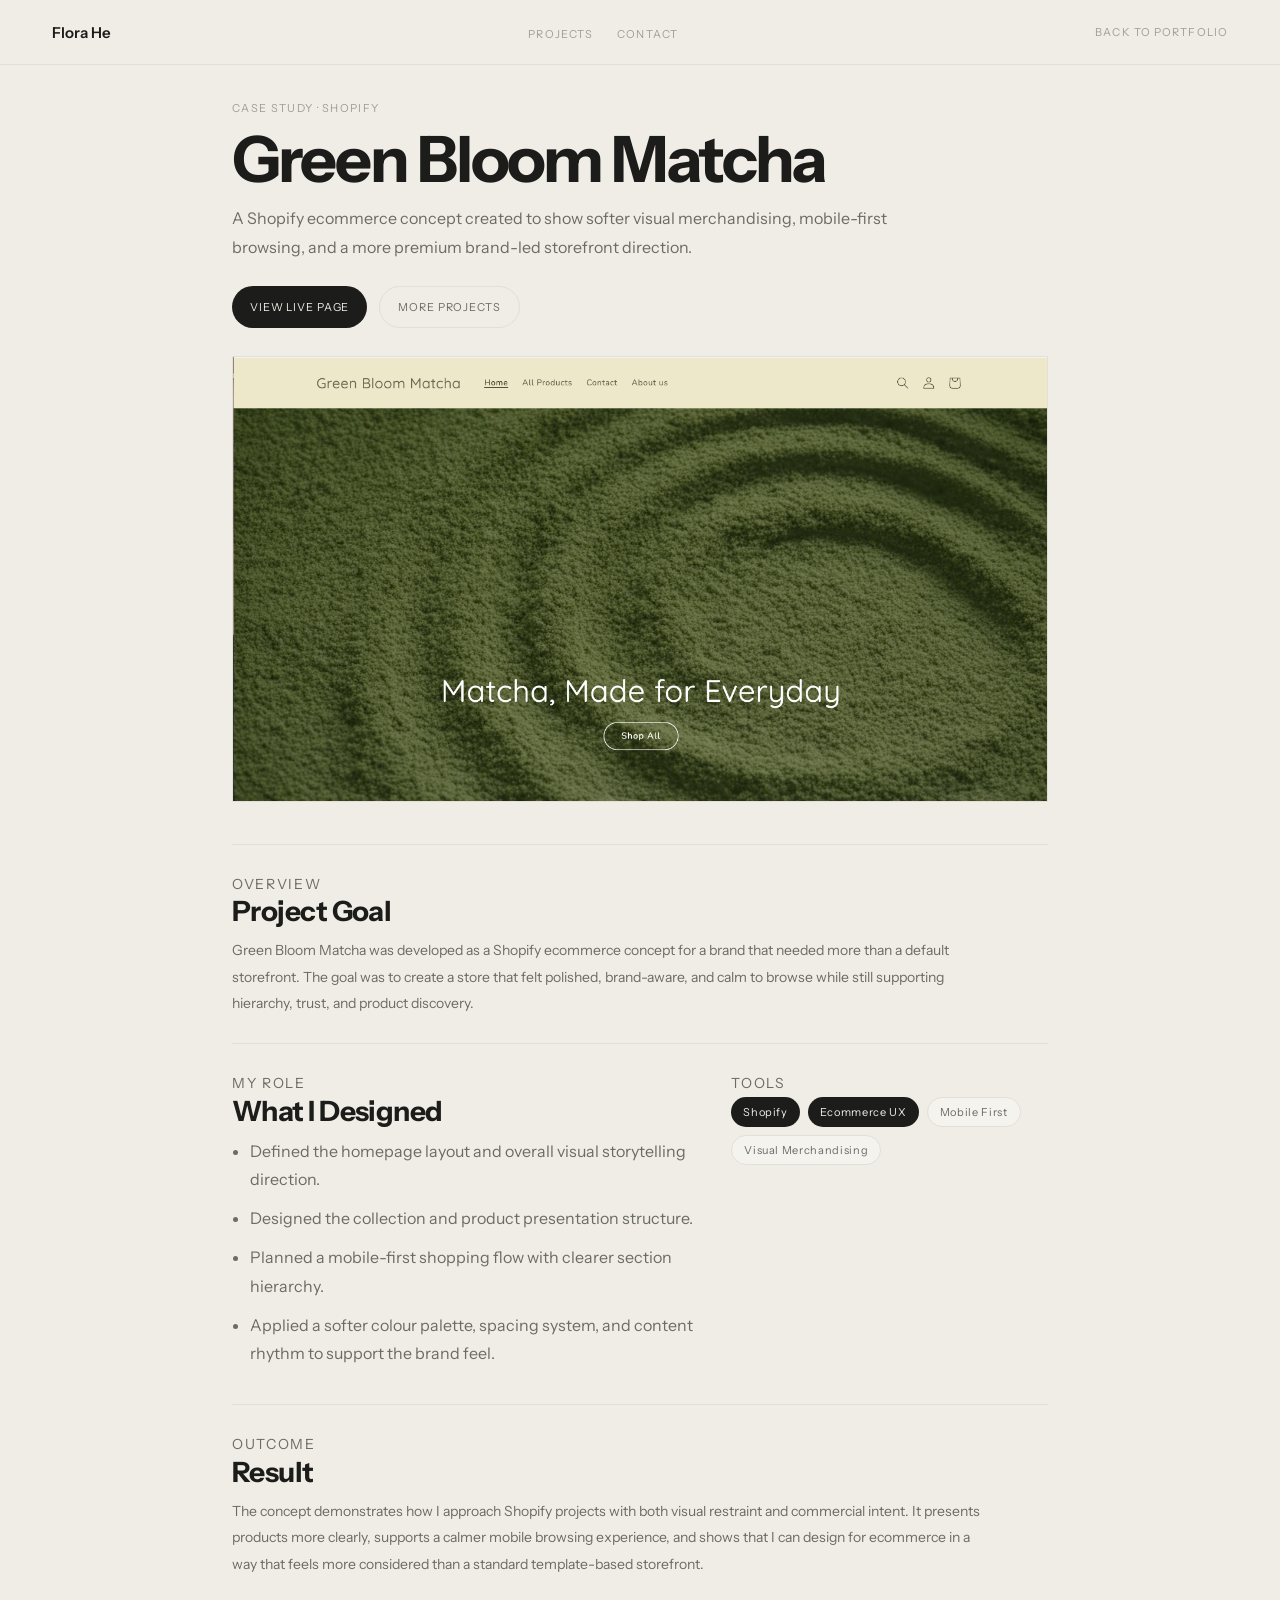
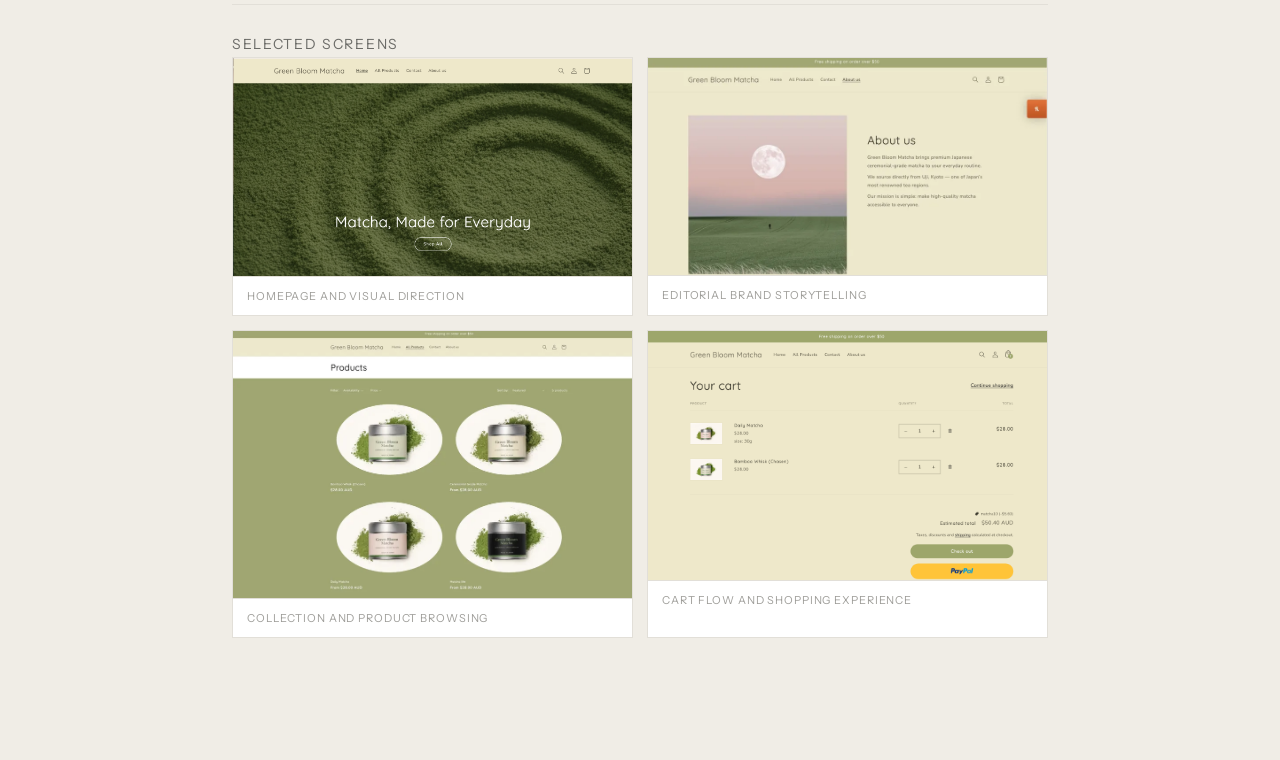
<file: project-shopify-store.html>
<!DOCTYPE html>
<html lang="en">
<head>
<meta charset="UTF-8">
<meta name="viewport" content="width=device-width, initial-scale=1.0">
<title>Green Bloom Matcha Case Study | Flora He</title>
<link rel="preconnect" href="https://fonts.googleapis.com">
<link href="https://fonts.googleapis.com/css2?family=Instrument+Sans:ital,wght@0,400;0,500;0,600;1,400&display=swap" rel="stylesheet">
<link rel="stylesheet" href="case-study.css">
<!-- Google tag (gtag.js) -->
<script async src="https://www.googletagmanager.com/gtag/js?id=G-EZD8XQD7C1"></script>
<script>
  window.dataLayer = window.dataLayer || [];
  function gtag(){dataLayer.push(arguments);}
  gtag("js", new Date());
  gtag("config", "G-EZD8XQD7C1");
</script>
</head>
<body>
<header class="topbar">
  <a class="topbar-brand" href="index.html">Flora He</a>
  <ul class="topbar-nav">
    <li><a href="index.html#projects">Projects</a></li>

    <li><a href="index.html#contact">Contact</a></li>
  </ul>
  <a class="topbar-back" href="index.html#projects">Back to Portfolio</a>
</header>

<main class="content">
  <section class="hero">
    <p class="eyebrow">Case Study · Shopify</p>
    <h1>Green Bloom Matcha</h1>
    <p class="hero-intro">A Shopify ecommerce concept created to show softer visual merchandising, mobile-first browsing, and a more premium brand-led storefront direction.</p>
    <div class="hero-actions">
      <a class="btn-fill" href="https://www.2600design.com.au/shopify-websites.html" target="_blank" rel="noopener">View Live Page</a>
      <a class="btn-outline" href="index.html#projects">More Projects</a>
    </div>
    <div class="hero-image">
      <img src="shopify-hero.png" alt="Green Bloom Matcha Shopify homepage screenshot">
    </div>
  </section>

  <section class="section">
    <p class="section-label">Overview</p>
    <h2>Project Goal</h2>
    <p>Green Bloom Matcha was developed as a Shopify ecommerce concept for a brand that needed more than a default storefront. The goal was to create a store that felt polished, brand-aware, and calm to browse while still supporting hierarchy, trust, and product discovery.</p>
  </section>

  <section class="section split">
    <div>
      <p class="section-label">My Role</p>
      <h2>What I Designed</h2>
      <ul class="list">
        <li>Defined the homepage layout and overall visual storytelling direction.</li>
        <li>Designed the collection and product presentation structure.</li>
        <li>Planned a mobile-first shopping flow with clearer section hierarchy.</li>
        <li>Applied a softer colour palette, spacing system, and content rhythm to support the brand feel.</li>
      </ul>
    </div>
    <div>
      <p class="section-label">Tools</p>
      <div class="tags">
        <span class="tag-dark">Shopify</span>
        <span class="tag-dark">Ecommerce UX</span>
        <span class="tag-light">Mobile First</span>
        <span class="tag-light">Visual Merchandising</span>
      </div>
    </div>
  </section>

  <section class="section">
    <p class="section-label">Outcome</p>
    <h2>Result</h2>
    <p>The concept demonstrates how I approach Shopify projects with both visual restraint and commercial intent. It presents products more clearly, supports a calmer mobile browsing experience, and shows that I can design for ecommerce in a way that feels more considered than a standard template-based storefront.</p>
  </section>

  <section class="section">
    <p class="section-label">Selected Screens</p>
    <div class="gallery">
      <figure>
        <img src="shopify-hero.png" alt="Homepage hero from the Shopify project">
        <figcaption>Homepage and visual direction</figcaption>
      </figure>
      <figure>
        <img src="shopify-about.webp" alt="About section from the Shopify project">
        <figcaption>Editorial brand storytelling</figcaption>
      </figure>
      <figure>
        <img src="shopify-grid.webp" alt="Product grid from the Shopify project">
        <figcaption>Collection and product browsing</figcaption>
      </figure>
      <figure>
        <img src="shopify-cart.png" alt="Cart page from the Shopify project">
        <figcaption>Cart flow and shopping experience</figcaption>
      </figure>
    </div>
  </section>
</main>
</body>
</html>
</file>
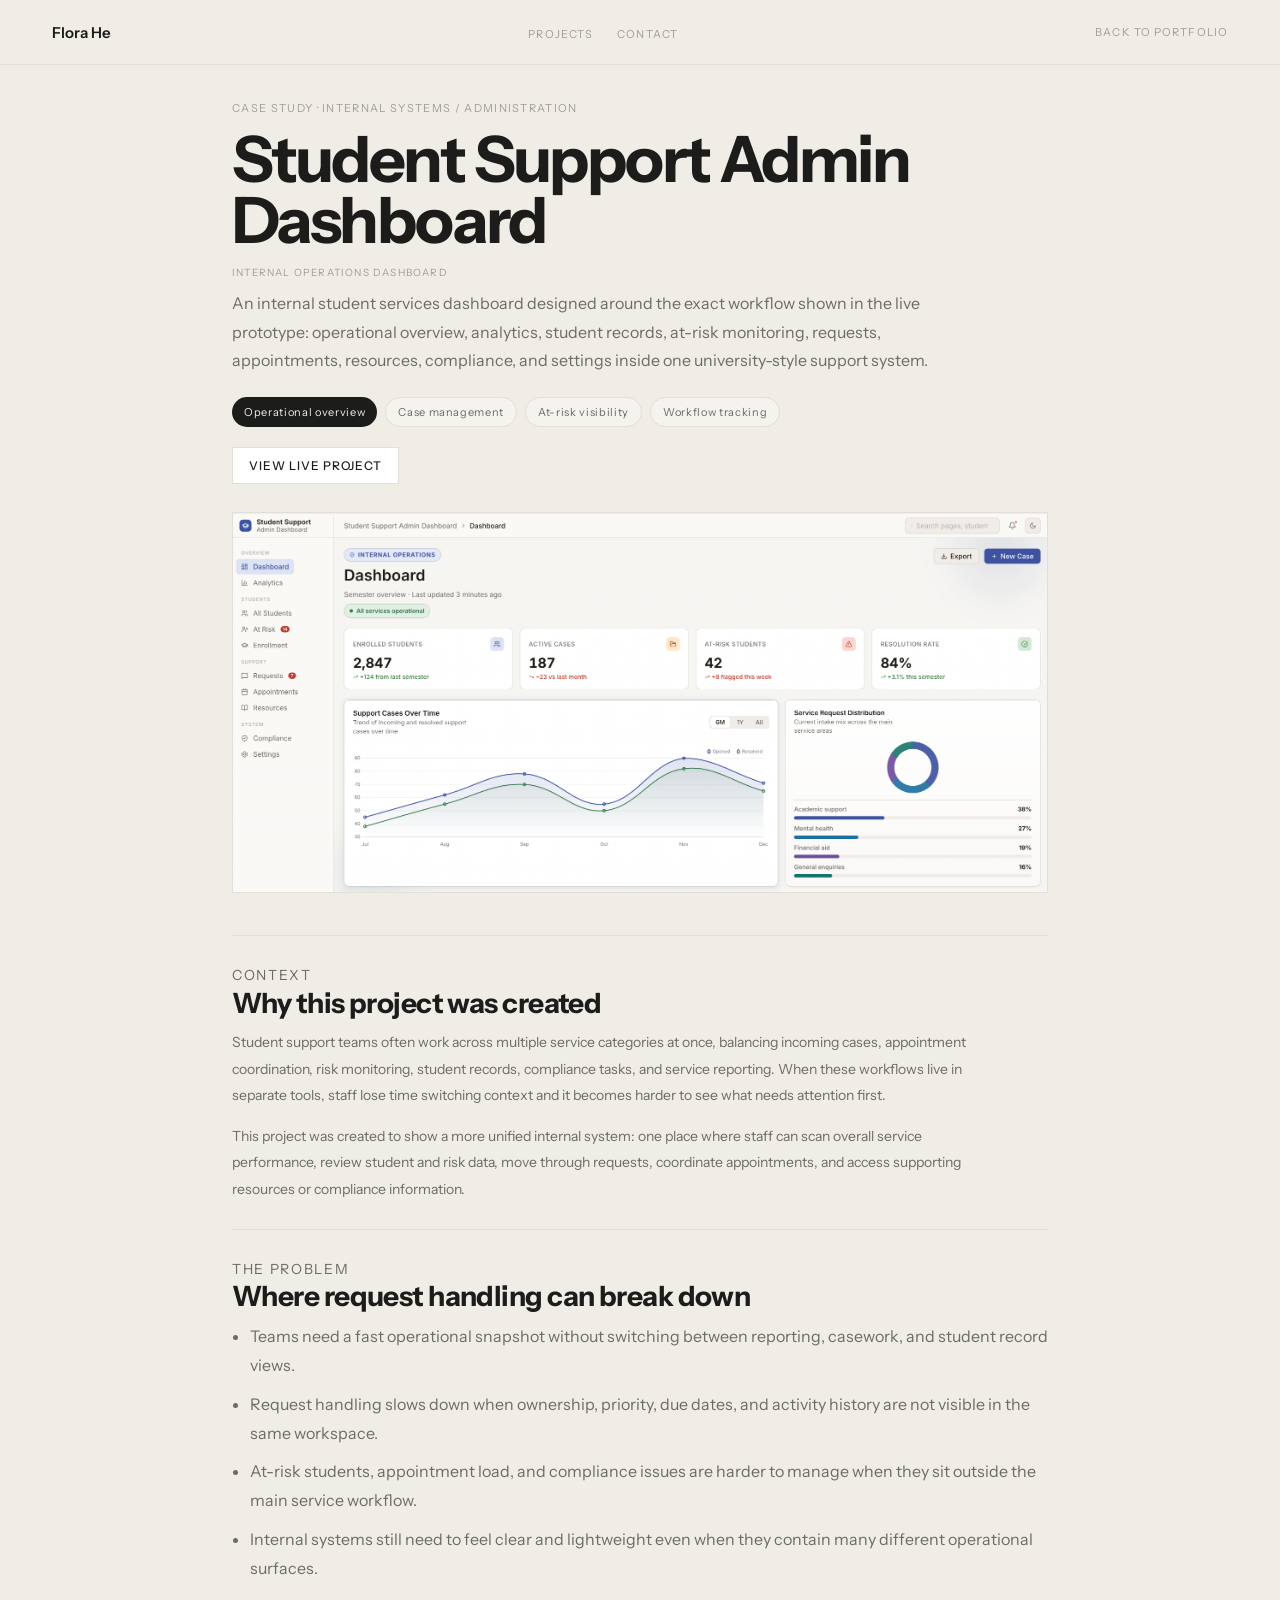
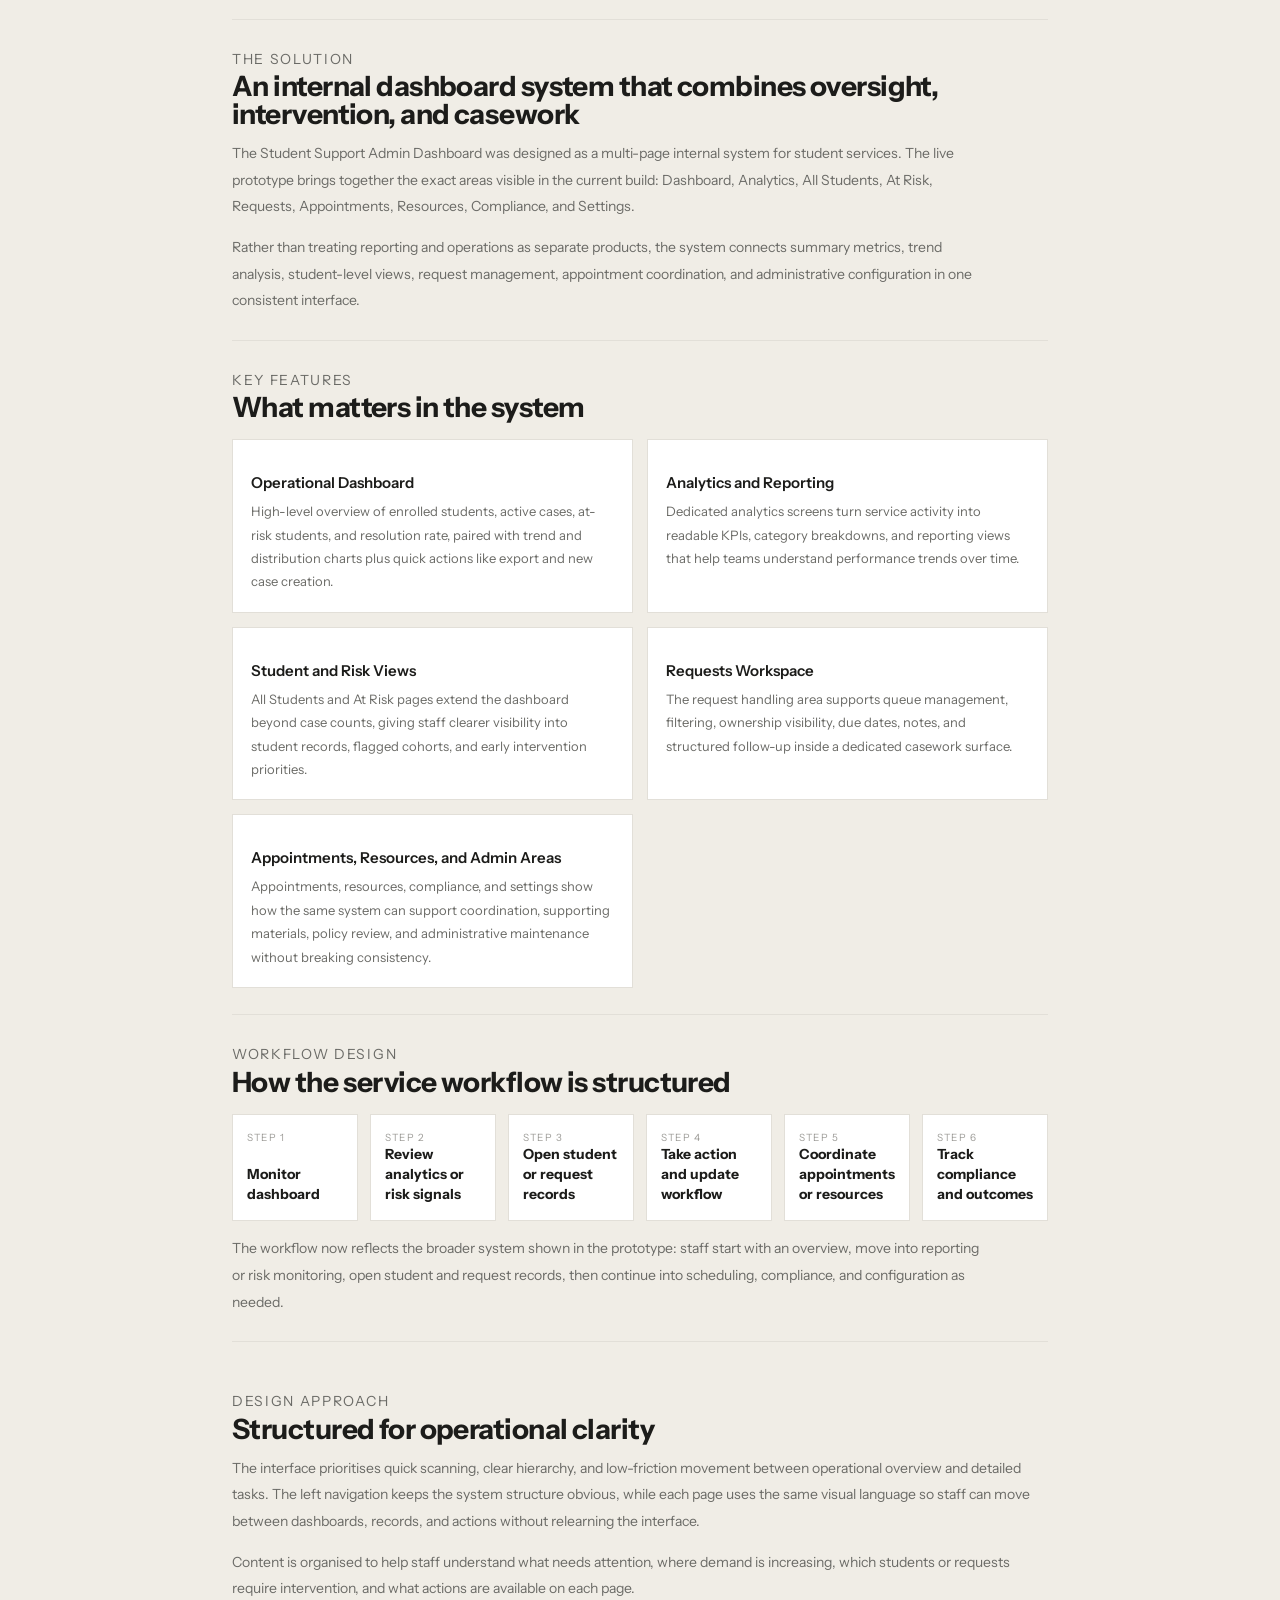
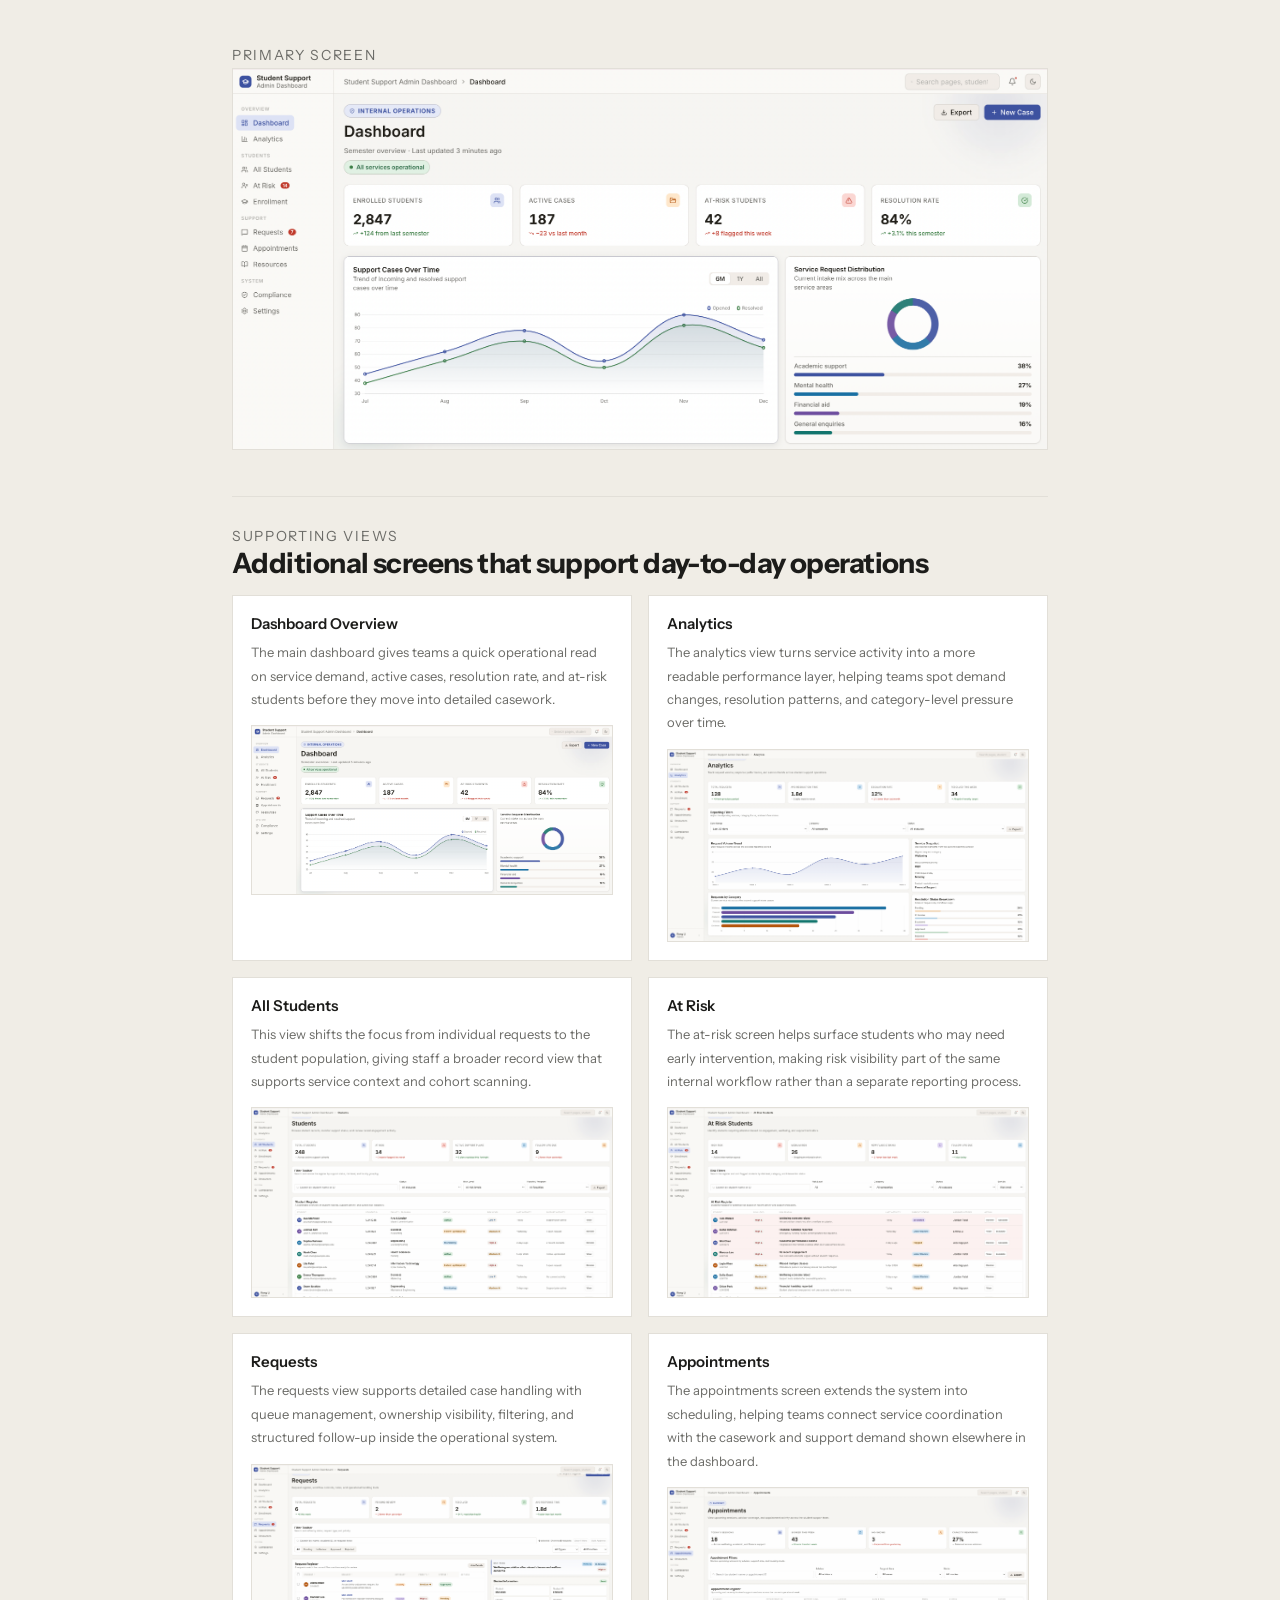
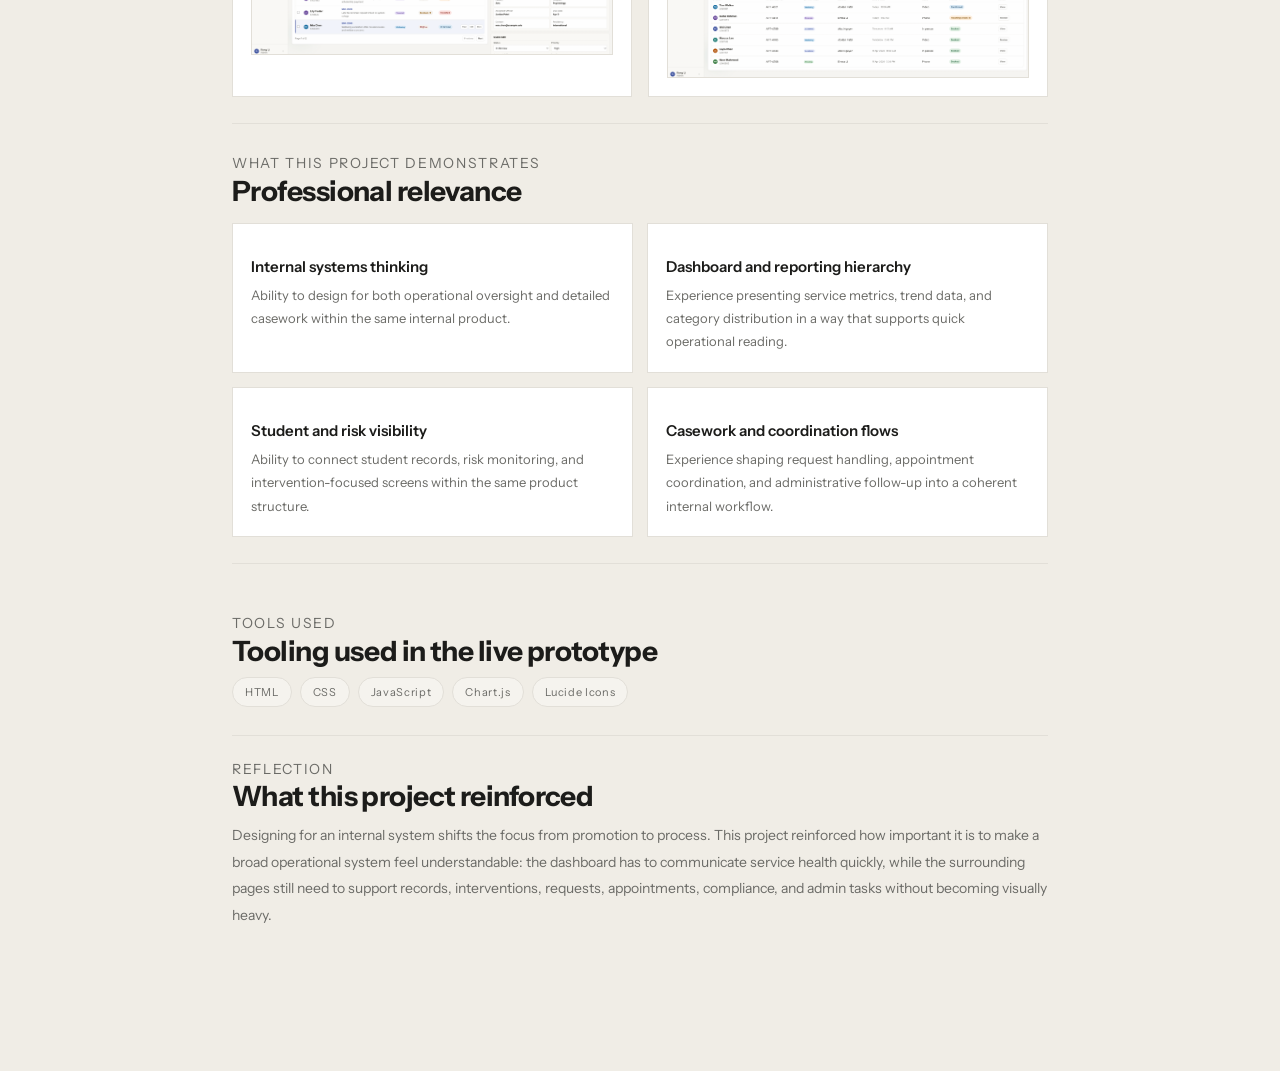
<file: project-student-support-admin-dashboard.html>
<!DOCTYPE html>
<html lang="en">
<head>
<meta charset="UTF-8">
<meta name="viewport" content="width=device-width, initial-scale=1.0">
<title>Student Support Admin Dashboard Case Study | Flora He</title>
<link rel="preconnect" href="https://fonts.googleapis.com">
<link href="https://fonts.googleapis.com/css2?family=Instrument+Sans:ital,wght@0,400;0,500;0,600;1,400&display=swap" rel="stylesheet">
<link rel="stylesheet" href="case-study.css">
<style>
.hero-tags { display:flex; flex-wrap:wrap; gap:8px; margin-top:22px; }
.hero-actions { display:flex; flex-wrap:wrap; gap:12px; margin-top:20px; }
.hero-link {
  display:inline-flex;
  align-items:center;
  justify-content:center;
  padding: 10px 16px;
  border: 0.5px solid var(--rule);
  background: var(--surface);
  color: var(--ink);
  text-decoration: none;
  font-size: 12px;
  letter-spacing: 0.08em;
  text-transform: uppercase;
  font-weight: 500;
}
.hero-link:hover { border-color: var(--ink); }
.hero-meta { display:grid; grid-template-columns: repeat(2, minmax(0, 1fr)); gap:12px; margin-top:26px; }
.meta-card, .feature-card, .outcome-card, .tool-card {
  background: var(--surface);
  border: 0.5px solid var(--rule);
  padding: 18px;
}
.meta-card strong, .feature-card h3, .outcome-card h3, .tool-card h3 {
  display:block;
  margin-bottom:8px;
  font-size:15px;
  font-weight:600;
  color: var(--ink);
}
.meta-card p, .feature-card p, .outcome-card p, .tool-card p { margin:0; font-size:13px; line-height:1.8; color:var(--mid); }
.feature-grid, .outcomes-grid { display:grid; grid-template-columns: repeat(2, minmax(0, 1fr)); gap:14px; margin-top:18px; }
.feature-card figure { margin: 14px 0 0; border: 0.5px solid var(--rule); background: var(--soft); overflow:hidden; }
.feature-card img { display:block; width:100%; height:auto; }
.supporting-grid { display:grid; grid-template-columns: repeat(2, minmax(0, 1fr)); gap:16px; margin-top:18px; }
.supporting-card {
  background: var(--surface);
  border: 0.5px solid var(--rule);
  padding: 18px;
}
.supporting-card h3 {
  margin: 0 0 8px;
  font-size: 15px;
  font-weight: 600;
  color: var(--ink);
}
.supporting-card p {
  margin: 0;
  font-size: 13px;
  line-height: 1.8;
  color: var(--mid);
}
.supporting-card figure {
  margin: 14px 0 0;
  border: 0.5px solid var(--rule);
  background: var(--soft);
  overflow: hidden;
}
.supporting-card img { display:block; width:100%; height:auto; }
.workflow {
  display:grid;
  grid-template-columns: repeat(6, minmax(0, 1fr));
  gap:12px;
  margin-top:18px;
}
.workflow-step {
  background: var(--surface);
  border: 0.5px solid var(--rule);
  padding: 16px 14px;
  min-height: 98px;
  display:flex;
  flex-direction:column;
  justify-content:space-between;
}
.workflow-step span {
  font-size:10px;
  letter-spacing:0.12em;
  text-transform:uppercase;
  color:var(--muted);
}
.workflow-step strong {
  font-size:14px;
  line-height:1.45;
  color:var(--ink);
}
.section .support-copy { margin-top:14px; }
.reflection {
  padding-bottom: 8px;
}
.tools-reflection {
  display: block;
}
.tools-reflection > div {
  min-width: 0;
  width: 100%;
  max-width: none;
  padding: 20px 0;
}
.tools-reflection .section-label,
.tools-reflection h2,
.tools-reflection p,
.tools-reflection .tags {
  max-width: none;
}
.tools-reflection .reflection {
  padding-left: 0;
  border-top: 0.5px solid var(--rule);
  margin-top: 8px;
}
@media (max-width: 820px) {
  .hero-meta, .feature-grid, .outcomes-grid, .workflow, .supporting-grid, .tools-reflection {
    grid-template-columns: 1fr;
  }
}
</style>
<!-- Google tag (gtag.js) -->
<script async src="https://www.googletagmanager.com/gtag/js?id=G-EZD8XQD7C1"></script>
<script>
  window.dataLayer = window.dataLayer || [];
  function gtag(){dataLayer.push(arguments);}
  gtag("js", new Date());
  gtag("config", "G-EZD8XQD7C1");
</script>
</head>
<body>
<header class="topbar">
  <a class="topbar-brand" href="index.html">Flora He</a>
  <ul class="topbar-nav">
    <li><a href="index.html#projects">Projects</a></li>

    <li><a href="index.html#contact">Contact</a></li>
  </ul>
  <a class="topbar-back" href="index.html#projects">Back to Portfolio</a>
</header>

<main class="content">
  <section class="hero">
    <p class="eyebrow">Case Study · Internal Systems / Administration</p>
    <h1>Student Support Admin Dashboard</h1>
    <p class="section-label">Internal Operations Dashboard</p>
    <p class="hero-intro">An internal student services dashboard designed around the exact workflow shown in the live prototype: operational overview, analytics, student records, at-risk monitoring, requests, appointments, resources, compliance, and settings inside one university-style support system.</p>
    <div class="hero-tags">
      <span class="tag-dark">Operational overview</span>
      <span class="tag-light">Case management</span>
      <span class="tag-light">At-risk visibility</span>
      <span class="tag-light">Workflow tracking</span>
    </div>
    <div class="hero-actions">
      <a class="hero-link" href="https://florash.github.io/student-support-admin-dashboard/" target="_blank" rel="noopener noreferrer">View Live Project</a>
    </div>
    <div class="hero-image">
      <img src="student-support-admin-dashboard-overview.png" alt="Student Support Admin Dashboard showing operational summary cards, trend chart, and service request distribution">
    </div>
  </section>

  <section class="section">
    <p class="section-label">Context</p>
    <h2>Why this project was created</h2>
    <p>Student support teams often work across multiple service categories at once, balancing incoming cases, appointment coordination, risk monitoring, student records, compliance tasks, and service reporting. When these workflows live in separate tools, staff lose time switching context and it becomes harder to see what needs attention first.</p>
    <p class="support-copy">This project was created to show a more unified internal system: one place where staff can scan overall service performance, review student and risk data, move through requests, coordinate appointments, and access supporting resources or compliance information.</p>
  </section>

  <section class="section">
    <p class="section-label">The Problem</p>
    <h2>Where request handling can break down</h2>
    <ul class="list">
      <li>Teams need a fast operational snapshot without switching between reporting, casework, and student record views.</li>
      <li>Request handling slows down when ownership, priority, due dates, and activity history are not visible in the same workspace.</li>
      <li>At-risk students, appointment load, and compliance issues are harder to manage when they sit outside the main service workflow.</li>
      <li>Internal systems still need to feel clear and lightweight even when they contain many different operational surfaces.</li>
    </ul>
  </section>

  <section class="section">
    <p class="section-label">The Solution</p>
    <h2>An internal dashboard system that combines oversight, intervention, and casework</h2>
    <p>The Student Support Admin Dashboard was designed as a multi-page internal system for student services. The live prototype brings together the exact areas visible in the current build: Dashboard, Analytics, All Students, At Risk, Requests, Appointments, Resources, Compliance, and Settings.</p>
    <p class="support-copy">Rather than treating reporting and operations as separate products, the system connects summary metrics, trend analysis, student-level views, request management, appointment coordination, and administrative configuration in one consistent interface.</p>
  </section>

  <section class="section">
    <p class="section-label">Key Features</p>
    <h2>What matters in the system</h2>
    <div class="feature-grid">
      <article class="feature-card">
        <h3>Operational Dashboard</h3>
        <p>High-level overview of enrolled students, active cases, at-risk students, and resolution rate, paired with trend and distribution charts plus quick actions like export and new case creation.</p>
      </article>
      <article class="feature-card">
        <h3>Analytics and Reporting</h3>
        <p>Dedicated analytics screens turn service activity into readable KPIs, category breakdowns, and reporting views that help teams understand performance trends over time.</p>
      </article>
      <article class="feature-card">
        <h3>Student and Risk Views</h3>
        <p>All Students and At Risk pages extend the dashboard beyond case counts, giving staff clearer visibility into student records, flagged cohorts, and early intervention priorities.</p>
      </article>
      <article class="feature-card">
        <h3>Requests Workspace</h3>
        <p>The request handling area supports queue management, filtering, ownership visibility, due dates, notes, and structured follow-up inside a dedicated casework surface.</p>
      </article>
      <article class="feature-card">
        <h3>Appointments, Resources, and Admin Areas</h3>
        <p>Appointments, resources, compliance, and settings show how the same system can support coordination, supporting materials, policy review, and administrative maintenance without breaking consistency.</p>
      </article>
    </div>
  </section>

  <section class="section">
    <p class="section-label">Workflow Design</p>
    <h2>How the service workflow is structured</h2>
    <div class="workflow">
      <div class="workflow-step"><span>Step 1</span><strong>Monitor dashboard</strong></div>
      <div class="workflow-step"><span>Step 2</span><strong>Review analytics or risk signals</strong></div>
      <div class="workflow-step"><span>Step 3</span><strong>Open student or request records</strong></div>
      <div class="workflow-step"><span>Step 4</span><strong>Take action and update workflow</strong></div>
      <div class="workflow-step"><span>Step 5</span><strong>Coordinate appointments or resources</strong></div>
      <div class="workflow-step"><span>Step 6</span><strong>Track compliance and outcomes</strong></div>
    </div>
    <p class="support-copy">The workflow now reflects the broader system shown in the prototype: staff start with an overview, move into reporting or risk monitoring, open student and request records, then continue into scheduling, compliance, and configuration as needed.</p>
  </section>

  <section class="section tools-reflection">
    <div class="tools-column">
      <p class="section-label">Design Approach</p>
      <h2>Structured for operational clarity</h2>
      <p>The interface prioritises quick scanning, clear hierarchy, and low-friction movement between operational overview and detailed tasks. The left navigation keeps the system structure obvious, while each page uses the same visual language so staff can move between dashboards, records, and actions without relearning the interface.</p>
      <p class="support-copy">Content is organised to help staff understand what needs attention, where demand is increasing, which students or requests require intervention, and what actions are available on each page.</p>
    </div>
    <div>
      <p class="section-label">Primary Screen</p>
      <div class="hero-image" style="margin-top:0;">
        <img src="student-support-admin-dashboard-overview.png" alt="Student Support Admin Dashboard overview screen with summary metrics, support trend chart, and service distribution">
      </div>
    </div>
  </section>

  <section class="section">
    <p class="section-label">Supporting Views</p>
    <h2>Additional screens that support day-to-day operations</h2>
    <div class="supporting-grid">
      <article class="supporting-card">
        <h3>Dashboard Overview</h3>
        <p>The main dashboard gives teams a quick operational read on service demand, active cases, resolution rate, and at-risk students before they move into detailed casework.</p>
        <figure>
          <img src="student-support-admin-dashboard-overview.png" alt="Dashboard overview showing operational summary cards, trend chart, and service request distribution">
        </figure>
      </article>
      <article class="supporting-card">
        <h3>Analytics</h3>
        <p>The analytics view turns service activity into a more readable performance layer, helping teams spot demand changes, resolution patterns, and category-level pressure over time.</p>
        <figure>
          <img src="Analytics.png" alt="Analytics screen showing dashboard metrics and charts for service activity and performance trends">
        </figure>
      </article>
      <article class="supporting-card">
        <h3>All Students</h3>
        <p>This view shifts the focus from individual requests to the student population, giving staff a broader record view that supports service context and cohort scanning.</p>
        <figure>
          <img src="stduents.png" alt="All Students screen showing student records and overview information across the support system">
        </figure>
      </article>
      <article class="supporting-card">
        <h3>At Risk</h3>
        <p>The at-risk screen helps surface students who may need early intervention, making risk visibility part of the same internal workflow rather than a separate reporting process.</p>
        <figure>
          <img src="at risks.png" alt="At Risk screen showing flagged students and support monitoring information">
        </figure>
      </article>
      <article class="supporting-card">
        <h3>Requests</h3>
        <p>The requests view supports detailed case handling with queue management, ownership visibility, filtering, and structured follow-up inside the operational system.</p>
        <figure>
          <img src="requests.png" alt="Requests screen showing request queue, filtering controls, and case management workflow details">
        </figure>
      </article>
      <article class="supporting-card">
        <h3>Appointments</h3>
        <p>The appointments screen extends the system into scheduling, helping teams connect service coordination with the casework and support demand shown elsewhere in the dashboard.</p>
        <figure>
          <img src="Appointments.png" alt="Appointments screen showing scheduling and support coordination information">
        </figure>
      </article>
    </div>
  </section>

  <section class="section">
    <p class="section-label">What This Project Demonstrates</p>
    <h2>Professional relevance</h2>
    <div class="outcomes-grid">
      <article class="outcome-card">
        <h3>Internal systems thinking</h3>
        <p>Ability to design for both operational oversight and detailed casework within the same internal product.</p>
      </article>
      <article class="outcome-card">
        <h3>Dashboard and reporting hierarchy</h3>
        <p>Experience presenting service metrics, trend data, and category distribution in a way that supports quick operational reading.</p>
      </article>
      <article class="outcome-card">
        <h3>Student and risk visibility</h3>
        <p>Ability to connect student records, risk monitoring, and intervention-focused screens within the same product structure.</p>
      </article>
      <article class="outcome-card">
        <h3>Casework and coordination flows</h3>
        <p>Experience shaping request handling, appointment coordination, and administrative follow-up into a coherent internal workflow.</p>
      </article>
    </div>
  </section>

  <section class="section tools-reflection">
    <div>
      <p class="section-label">Tools Used</p>
      <h2>Tooling used in the live prototype</h2>
      <div class="tags">
        <span class="tag-light">HTML</span>
        <span class="tag-light">CSS</span>
        <span class="tag-light">JavaScript</span>
        <span class="tag-light">Chart.js</span>
        <span class="tag-light">Lucide Icons</span>
      </div>
    </div>
    <div class="reflection">
      <p class="section-label">Reflection</p>
      <h2>What this project reinforced</h2>
      <p>Designing for an internal system shifts the focus from promotion to process. This project reinforced how important it is to make a broad operational system feel understandable: the dashboard has to communicate service health quickly, while the surrounding pages still need to support records, interventions, requests, appointments, compliance, and admin tasks without becoming visually heavy.</p>
    </div>
  </section>
</main>
</body>
</html>
</file>
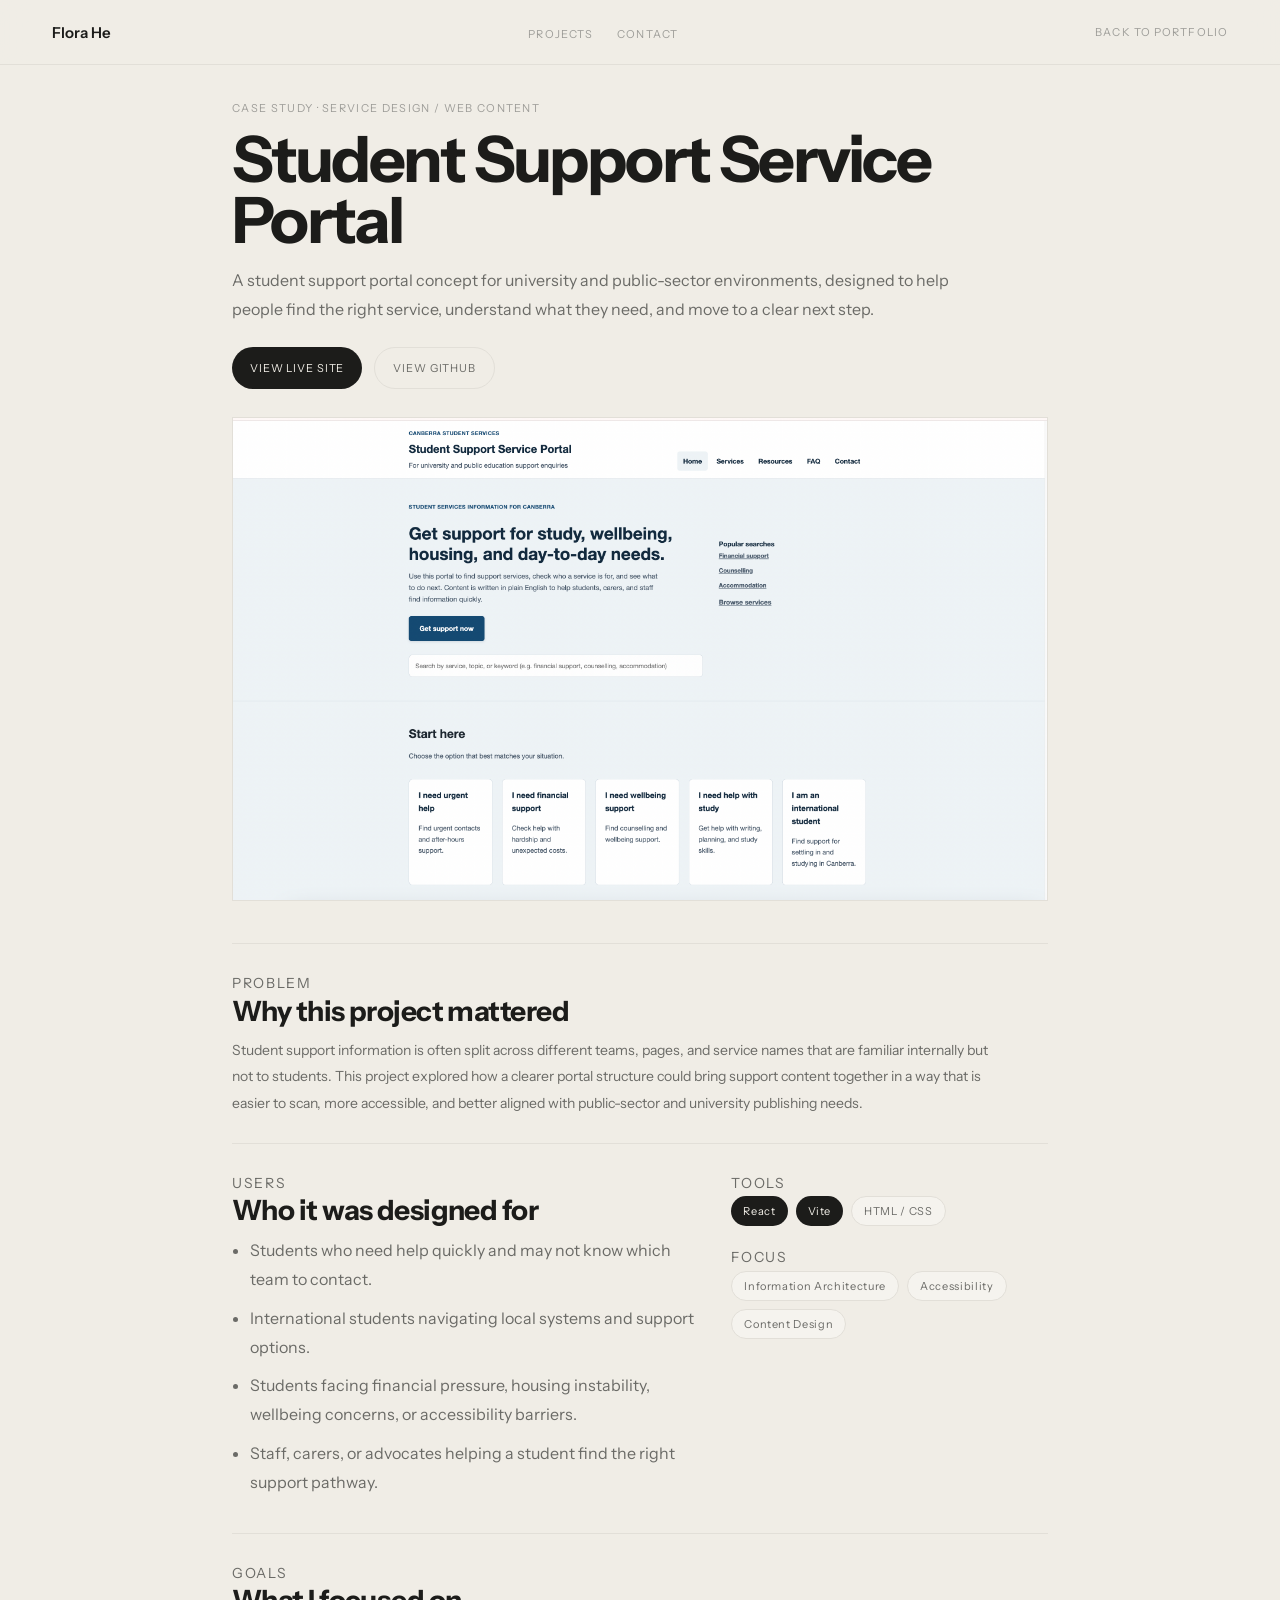
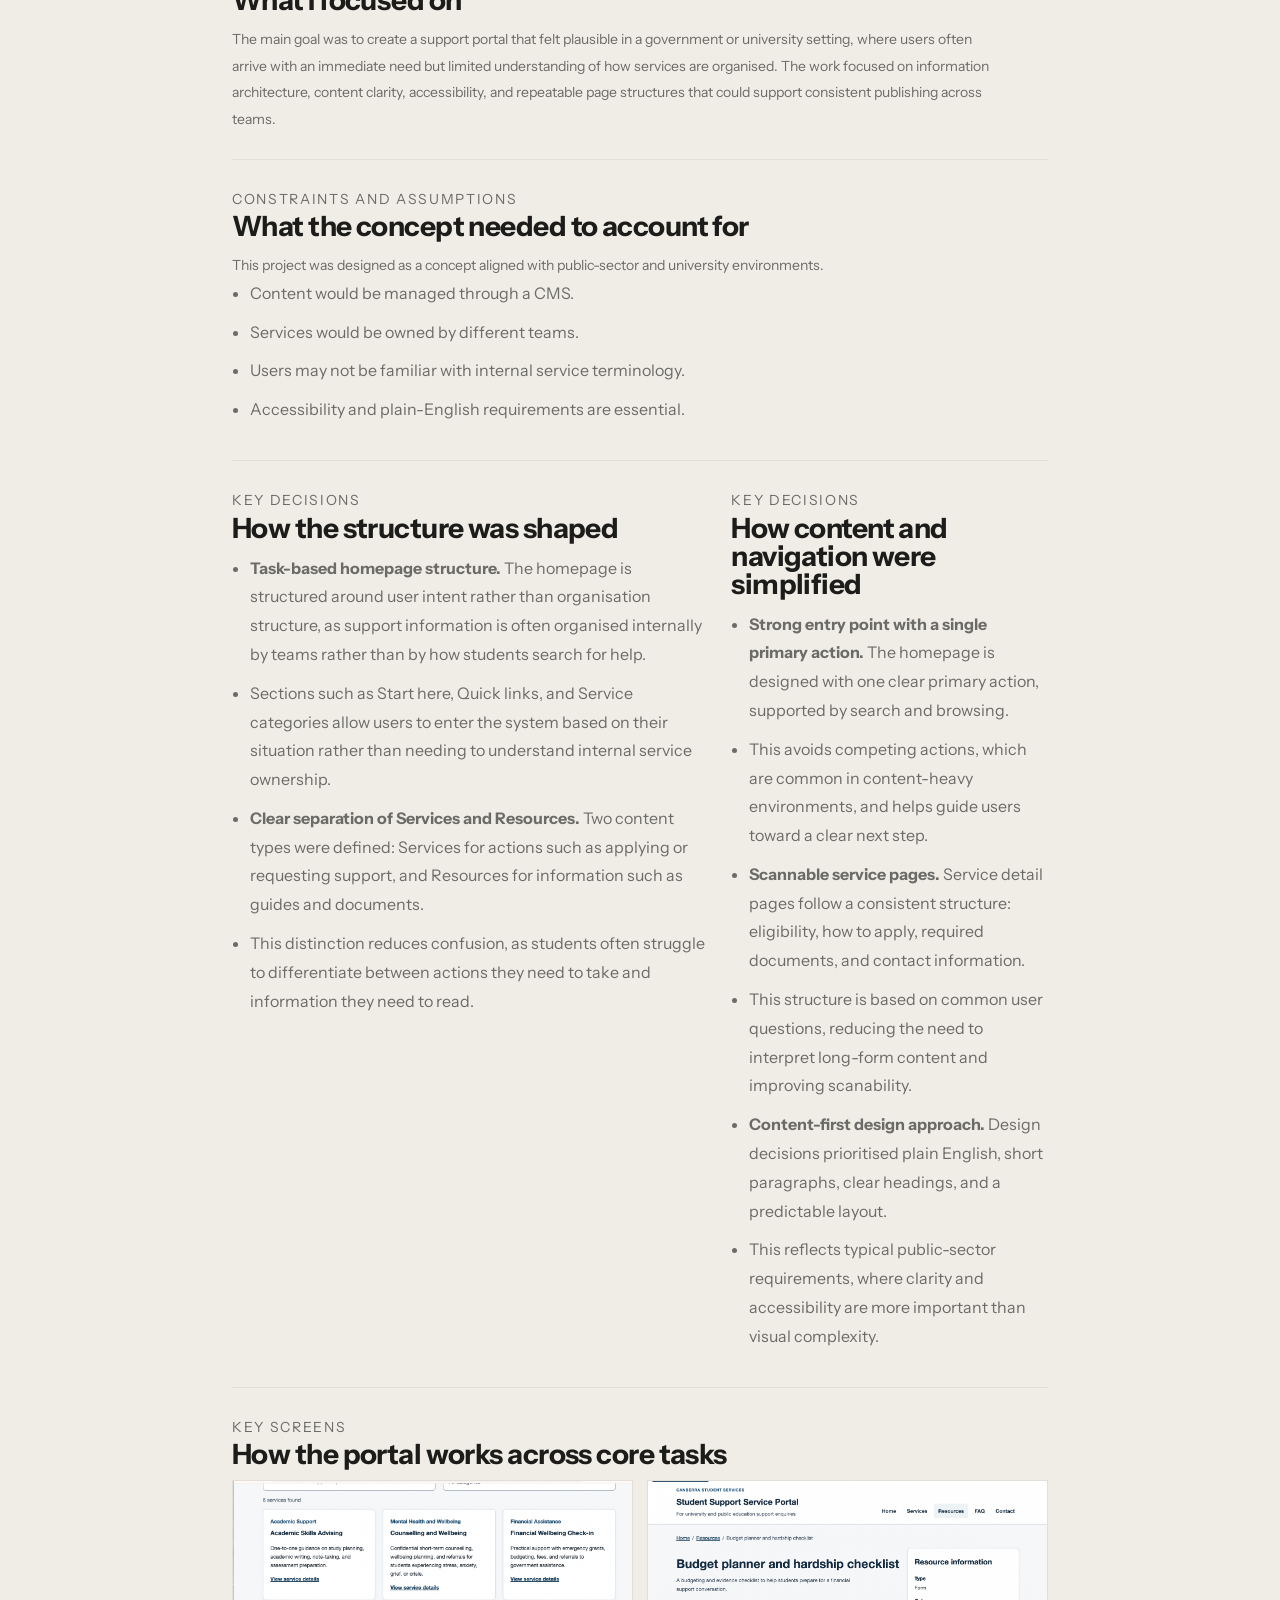
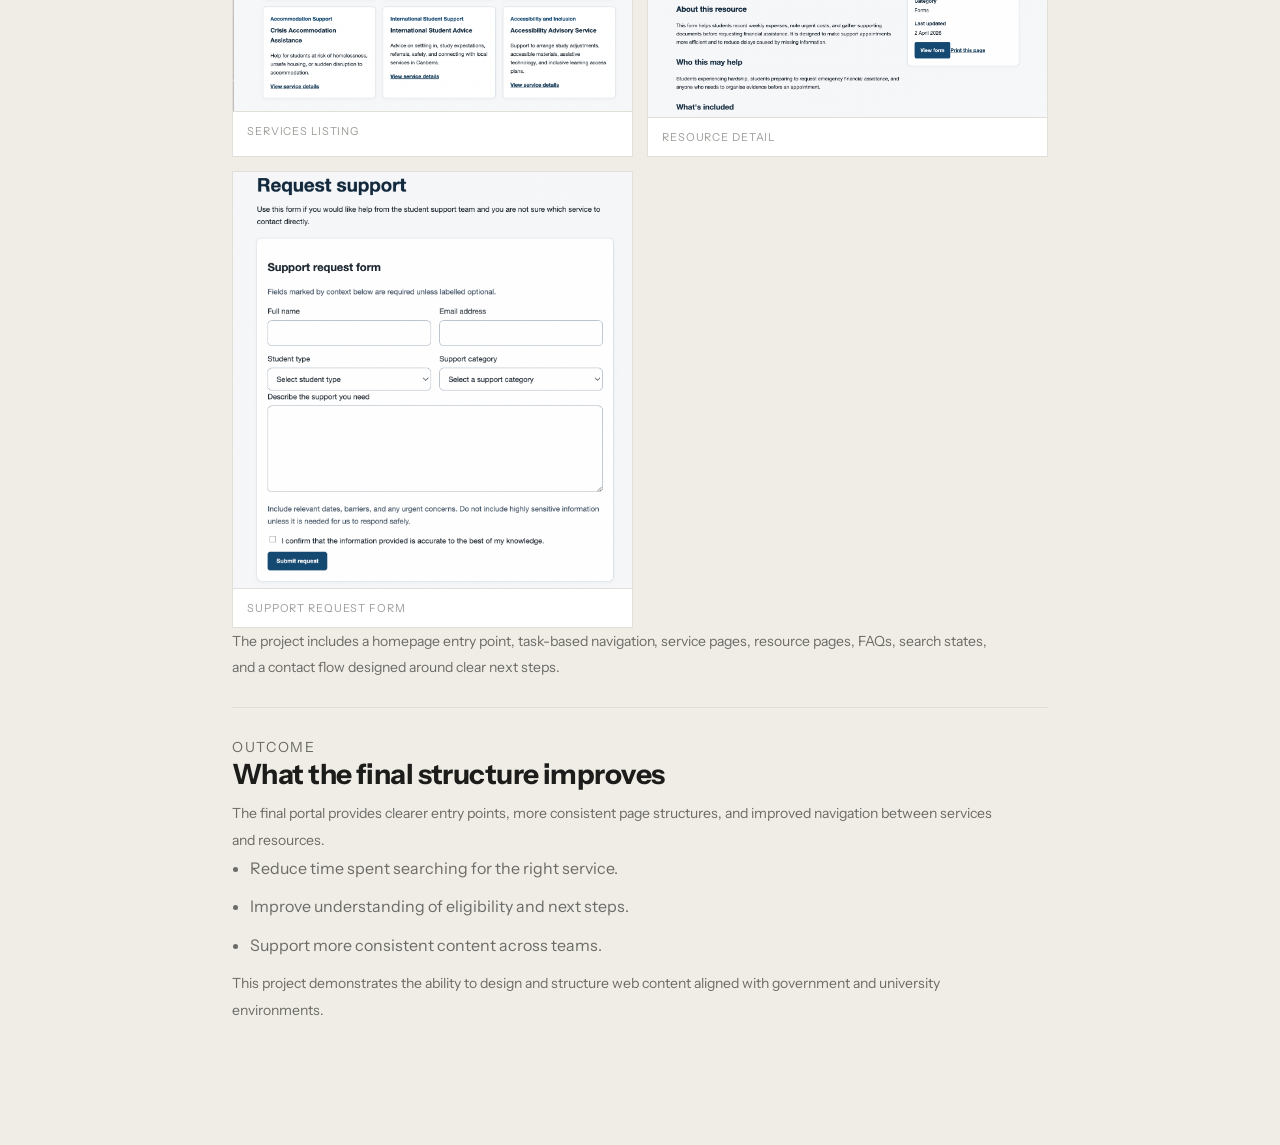
<file: project-student-support-service-portal.html>
<!DOCTYPE html>
<html lang="en">
<head>
<meta charset="UTF-8">
<meta name="viewport" content="width=device-width, initial-scale=1.0">
<title>Student Support Service Portal Case Study | Flora He</title>
<link rel="preconnect" href="https://fonts.googleapis.com">
<link href="https://fonts.googleapis.com/css2?family=Instrument+Sans:ital,wght@0,400;0,500;0,600;1,400&display=swap" rel="stylesheet">
<link rel="stylesheet" href="case-study.css">
<!-- Google tag (gtag.js) -->
<script async src="https://www.googletagmanager.com/gtag/js?id=G-EZD8XQD7C1"></script>
<script>
  window.dataLayer = window.dataLayer || [];
  function gtag(){dataLayer.push(arguments);}
  gtag("js", new Date());
  gtag("config", "G-EZD8XQD7C1");
</script>
</head>
<body>
<header class="topbar">
  <a class="topbar-brand" href="index.html">Flora He</a>
  <ul class="topbar-nav">
    <li><a href="index.html#projects">Projects</a></li>

    <li><a href="index.html#contact">Contact</a></li>
  </ul>
  <a class="topbar-back" href="index.html#projects">Back to Portfolio</a>
</header>

<main class="content">
  <section class="hero">
    <p class="eyebrow">Case Study · Service Design / Web Content</p>
    <h1>Student Support Service Portal</h1>
    <p class="hero-intro">A student support portal concept for university and public-sector environments, designed to help people find the right service, understand what they need, and move to a clear next step.</p>
    <div class="hero-actions">
      <a class="btn-fill" href="https://florash.github.io/Student-Support-Service-Portal/" target="_blank" rel="noreferrer">View Live Site</a>
      <a class="btn-outline" href="https://github.com/florash/Student-Support-Service-Portal" target="_blank" rel="noreferrer">View GitHub</a>
    </div>
    <div class="hero-image">
      <img src="student-support-portal-home.png" alt="Student Support Service Portal homepage showing the main support entry point">
    </div>
  </section>

  <section class="section" id="overview">
    <p class="section-label">Problem</p>
    <h2>Why this project mattered</h2>
    <p>Student support information is often split across different teams, pages, and service names that are familiar internally but not to students. This project explored how a clearer portal structure could bring support content together in a way that is easier to scan, more accessible, and better aligned with public-sector and university publishing needs.</p>
  </section>

  <section class="section split">
    <div>
      <p class="section-label">Users</p>
      <h2>Who it was designed for</h2>
      <ul class="list">
        <li>Students who need help quickly and may not know which team to contact.</li>
        <li>International students navigating local systems and support options.</li>
        <li>Students facing financial pressure, housing instability, wellbeing concerns, or accessibility barriers.</li>
        <li>Staff, carers, or advocates helping a student find the right support pathway.</li>
      </ul>
    </div>
    <div>
      <p class="section-label">Tools</p>
      <div class="tags">
        <span class="tag-dark">React</span>
        <span class="tag-dark">Vite</span>
        <span class="tag-light">HTML / CSS</span>
      </div>
      <p class="section-label" style="margin-top: 18px;">Focus</p>
      <div class="tags">
        <span class="tag-light">Information Architecture</span>
        <span class="tag-light">Accessibility</span>
        <span class="tag-light">Content Design</span>
      </div>
    </div>
  </section>

  <section class="section">
    <p class="section-label">Goals</p>
    <h2>What I focused on</h2>
    <p>The main goal was to create a support portal that felt plausible in a government or university setting, where users often arrive with an immediate need but limited understanding of how services are organised. The work focused on information architecture, content clarity, accessibility, and repeatable page structures that could support consistent publishing across teams.</p>
  </section>

  <section class="section">
    <p class="section-label">Constraints and assumptions</p>
    <h2>What the concept needed to account for</h2>
    <p>This project was designed as a concept aligned with public-sector and university environments.</p>
    <ul class="list">
      <li>Content would be managed through a CMS.</li>
      <li>Services would be owned by different teams.</li>
      <li>Users may not be familiar with internal service terminology.</li>
      <li>Accessibility and plain-English requirements are essential.</li>
    </ul>
  </section>

  <section class="section split">
    <div>
      <p class="section-label">Key decisions</p>
      <h2>How the structure was shaped</h2>
      <ul class="list">
        <li><strong>Task-based homepage structure.</strong> The homepage is structured around user intent rather than organisation structure, as support information is often organised internally by teams rather than by how students search for help.</li>
        <li>Sections such as Start here, Quick links, and Service categories allow users to enter the system based on their situation rather than needing to understand internal service ownership.</li>
        <li><strong>Clear separation of Services and Resources.</strong> Two content types were defined: Services for actions such as applying or requesting support, and Resources for information such as guides and documents.</li>
        <li>This distinction reduces confusion, as students often struggle to differentiate between actions they need to take and information they need to read.</li>
      </ul>
    </div>
    <div>
      <p class="section-label">Key decisions</p>
      <h2>How content and navigation were simplified</h2>
      <ul class="list">
        <li><strong>Strong entry point with a single primary action.</strong> The homepage is designed with one clear primary action, supported by search and browsing.</li>
        <li>This avoids competing actions, which are common in content-heavy environments, and helps guide users toward a clear next step.</li>
        <li><strong>Scannable service pages.</strong> Service detail pages follow a consistent structure: eligibility, how to apply, required documents, and contact information.</li>
        <li>This structure is based on common user questions, reducing the need to interpret long-form content and improving scanability.</li>
        <li><strong>Content-first design approach.</strong> Design decisions prioritised plain English, short paragraphs, clear headings, and a predictable layout.</li>
        <li>This reflects typical public-sector requirements, where clarity and accessibility are more important than visual complexity.</li>
      </ul>
    </div>
  </section>

  <section class="section">
    <p class="section-label">Key Screens</p>
    <h2>How the portal works across core tasks</h2>
    <div class="gallery">
      <figure>
        <img src="student-support-portal-services.png" alt="Services listing page with category cards and service detail links">
        <figcaption>Services Listing</figcaption>
      </figure>
      <figure>
        <img src="student-support-portal-resource.png" alt="Resource detail page with online guidance content and resource information">
        <figcaption>Resource Detail</figcaption>
      </figure>
      <figure>
        <img src="student-support-portal-contact.png" alt="Contact form for submitting a student support request">
        <figcaption>Support Request Form</figcaption>
      </figure>
    </div>
    <p class="note">The project includes a homepage entry point, task-based navigation, service pages, resource pages, FAQs, search states, and a contact flow designed around clear next steps.</p>
  </section>

  <section class="section">
    <p class="section-label">Outcome</p>
    <h2>What the final structure improves</h2>
    <p>The final portal provides clearer entry points, more consistent page structures, and improved navigation between services and resources.</p>
    <ul class="list">
      <li>Reduce time spent searching for the right service.</li>
      <li>Improve understanding of eligibility and next steps.</li>
      <li>Support more consistent content across teams.</li>
    </ul>
    <p>This project demonstrates the ability to design and structure web content aligned with government and university environments.</p>
  </section>
</main>
</body>
</html>
</file>
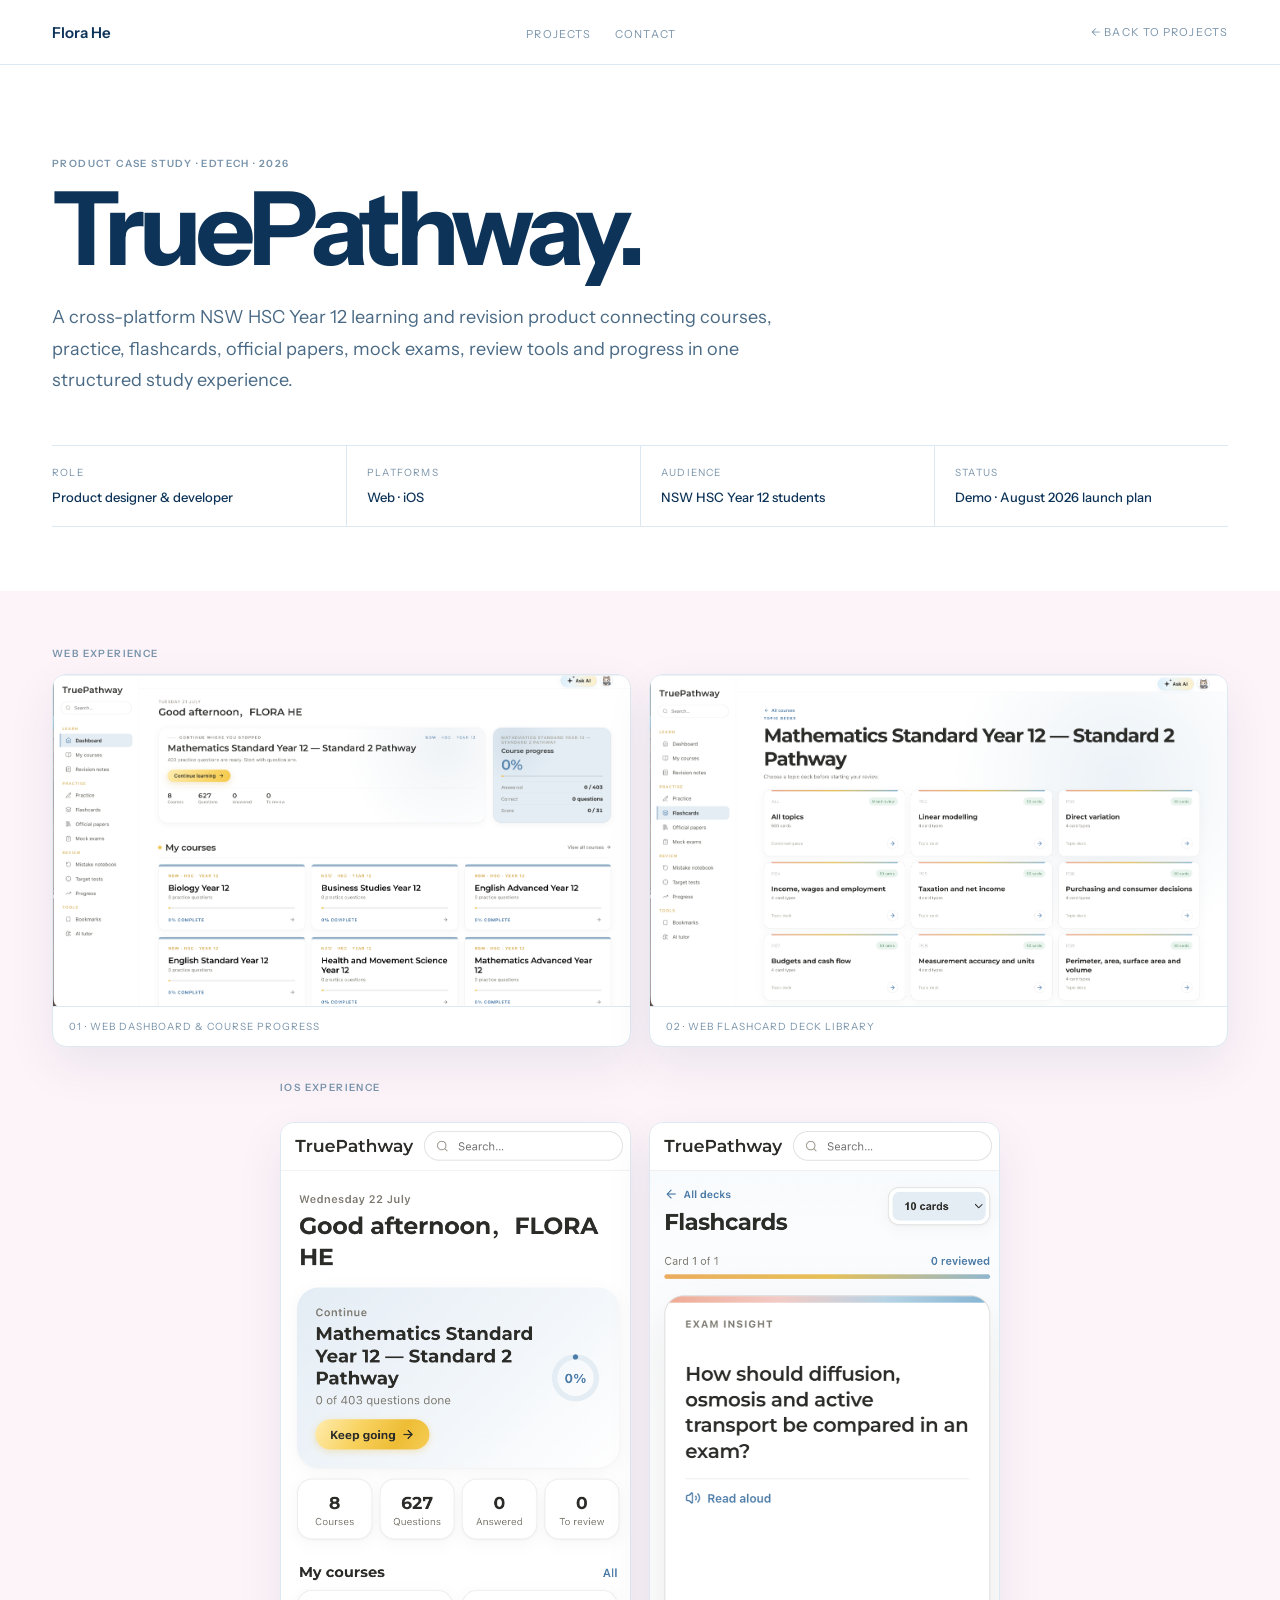
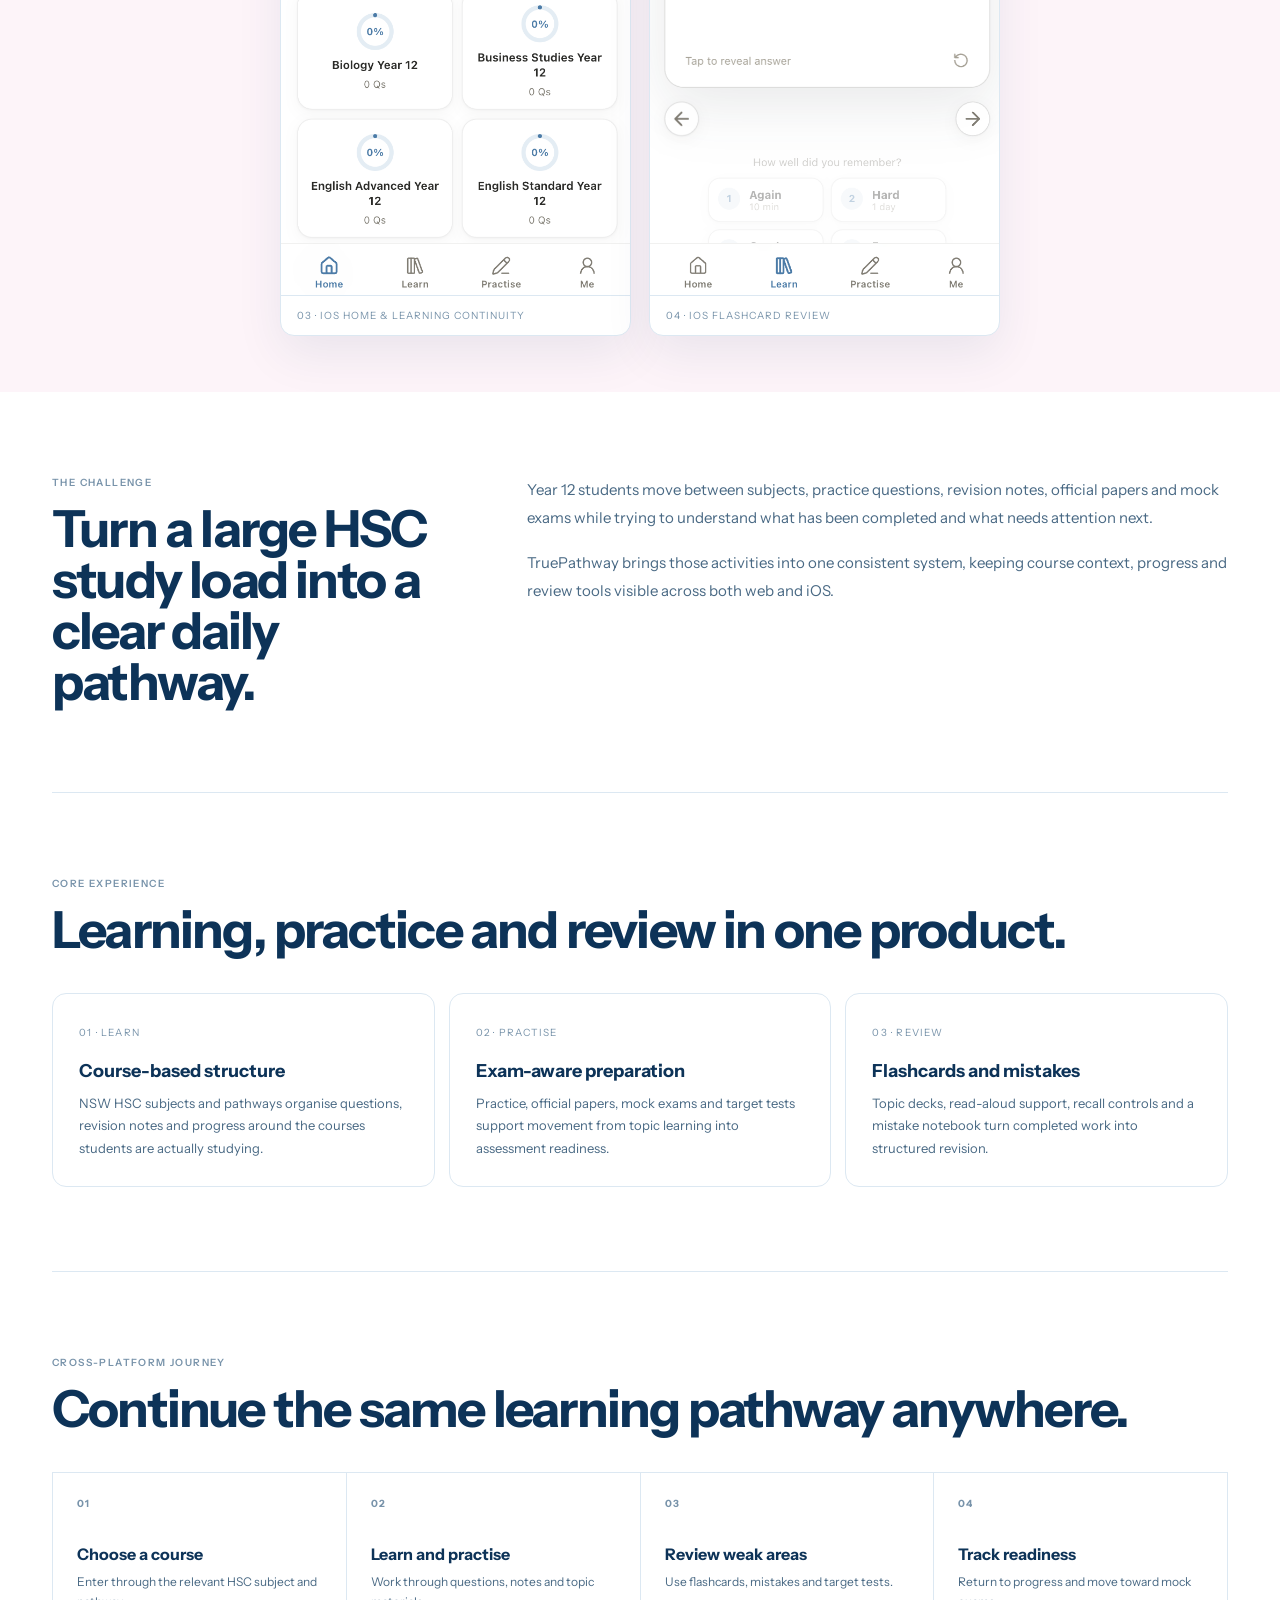
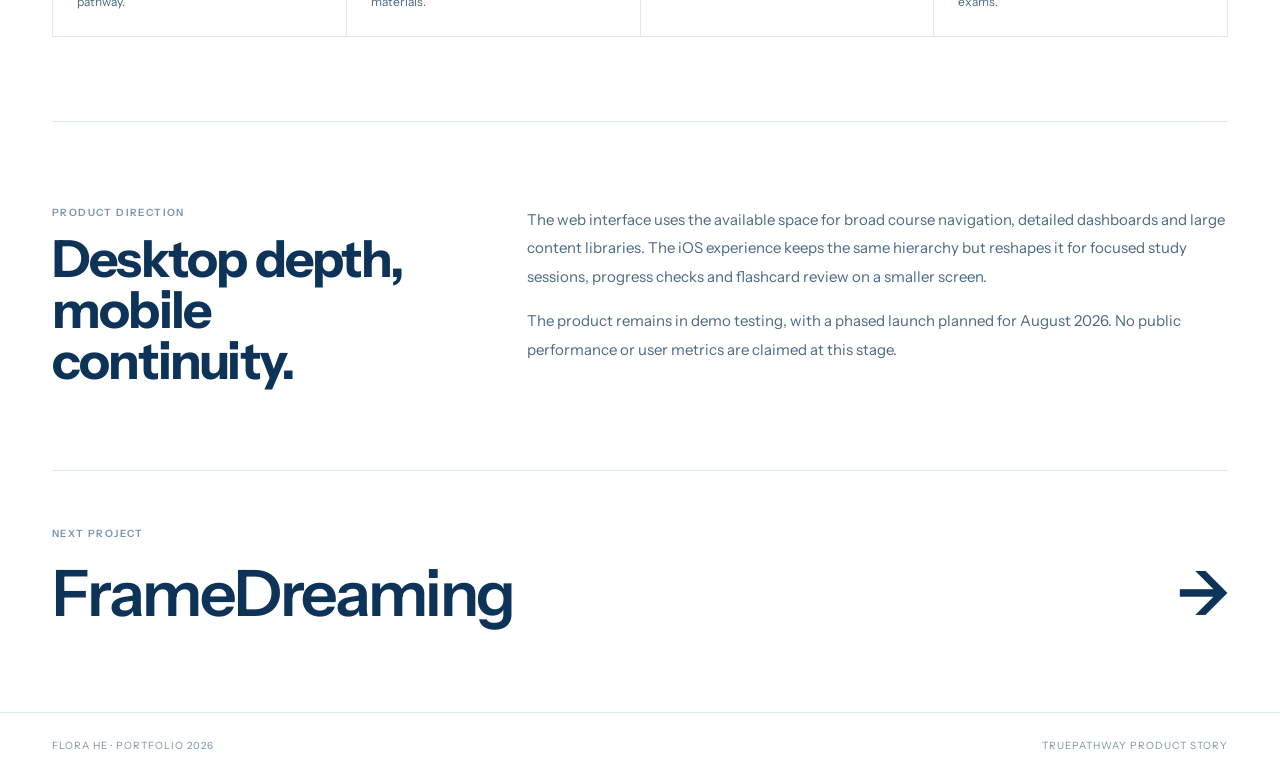
<file: project-truepathway.html>
<!doctype html><html lang="en"><head><meta charset="utf-8"><meta name="viewport" content="width=device-width,initial-scale=1"><title>TruePathway Case Study | Flora He</title><link rel="preconnect" href="https://fonts.googleapis.com"><link href="https://fonts.googleapis.com/css2?family=Instrument+Sans:wght@400;500;600&display=swap" rel="stylesheet"><link rel="stylesheet" href="product-case-study.css"><link rel="stylesheet" href="truepathway-case.css"><!-- Google tag (gtag.js) -->
<script async src="https://www.googletagmanager.com/gtag/js?id=G-EZD8XQD7C1"></script>
<script>
  window.dataLayer = window.dataLayer || [];
  function gtag(){dataLayer.push(arguments);}
  gtag("js", new Date());
  gtag("config", "G-EZD8XQD7C1");
</script>
</head><body>
<header class="topbar"><a class="brand" href="index.html">Flora He</a><ul class="nav"><li><a href="index.html#projects">Projects</a></li><li><a href="index.html#contact">Contact</a></li></ul><a class="back" href="index.html#projects">← Back to projects</a></header>
<main><section class="hero wrap"><p class="eyebrow">Product Case Study · EdTech · 2026</p><h1>TruePathway.</h1><p class="lede">A cross-platform NSW HSC Year 12 learning and revision product connecting courses, practice, flashcards, official papers, mock exams, review tools and progress in one structured study experience.</p><div class="meta"><div><span>Role</span><strong>Product designer & developer</strong></div><div><span>Platforms</span><strong>Web · iOS</strong></div><div><span>Audience</span><strong>NSW HSC Year 12 students</strong></div><div><span>Status</span><strong>Demo · August 2026 launch plan</strong></div></div></section>
<section class="visual"><div class="wrap"><p class="platform-label">Web experience</p><div class="true-web-grid"><figure class="shot"><img src="truepathway web 首页.png" alt="TruePathway web dashboard showing courses, progress and a continue-learning pathway"><figcaption>01 · Web dashboard & course progress</figcaption></figure><figure class="shot"><img src="truepathway falshcards.png" alt="TruePathway web flashcard topic decks for Mathematics Standard Year 12"><figcaption>02 · Web flashcard deck library</figcaption></figure></div><p class="platform-label mobile">iOS experience</p><div class="true-mobile-grid"><figure class="shot"><img src="truepathway app home.png" alt="TruePathway iOS home screen showing course progress, study statistics and courses"><figcaption>03 · iOS home & learning continuity</figcaption></figure><figure class="shot"><img src="flashcards1.png" alt="TruePathway iOS flashcard review screen with read-aloud and recall controls"><figcaption>04 · iOS flashcard review</figcaption></figure></div></div></section>
<section class="section wrap"><div class="split"><div><p class="label">The challenge</p><h2>Turn a large HSC study load into a clear daily pathway.</h2></div><div class="copy"><p>Year 12 students move between subjects, practice questions, revision notes, official papers and mock exams while trying to understand what has been completed and what needs attention next.</p><p>TruePathway brings those activities into one consistent system, keeping course context, progress and review tools visible across both web and iOS.</p></div></div></section>
<section class="section wrap"><p class="label">Core experience</p><h2>Learning, practice and review in one product.</h2><div class="cards"><article class="card"><span>01 · Learn</span><h3>Course-based structure</h3><p>NSW HSC subjects and pathways organise questions, revision notes and progress around the courses students are actually studying.</p></article><article class="card"><span>02 · Practise</span><h3>Exam-aware preparation</h3><p>Practice, official papers, mock exams and target tests support movement from topic learning into assessment readiness.</p></article><article class="card"><span>03 · Review</span><h3>Flashcards and mistakes</h3><p>Topic decks, read-aloud support, recall controls and a mistake notebook turn completed work into structured revision.</p></article></div></section>
<section class="section wrap"><p class="label">Cross-platform journey</p><h2>Continue the same learning pathway anywhere.</h2><div class="workflow"><div class="step"><b>01</b><strong>Choose a course</strong><p>Enter through the relevant HSC subject and pathway.</p></div><div class="step"><b>02</b><strong>Learn and practise</strong><p>Work through questions, notes and topic materials.</p></div><div class="step"><b>03</b><strong>Review weak areas</strong><p>Use flashcards, mistakes and target tests.</p></div><div class="step"><b>04</b><strong>Track readiness</strong><p>Return to progress and move toward mock exams.</p></div></div></section>
<section class="section wrap"><div class="split"><div><p class="label">Product direction</p><h2>Desktop depth, mobile continuity.</h2></div><div class="copy"><p>The web interface uses the available space for broad course navigation, detailed dashboards and large content libraries. The iOS experience keeps the same hierarchy but reshapes it for focused study sessions, progress checks and flashcard review on a smaller screen.</p><p>The product remains in demo testing, with a phased launch planned for August 2026. No public performance or user metrics are claimed at this stage.</p></div></div></section>
<section class="next wrap"><p class="label">Next project</p><a href="project-framedreaming.html"><span>FrameDreaming</span><span>→</span></a></section></main><footer><span>Flora He · Portfolio 2026</span><span>TruePathway Product Story</span></footer></body></html>
</file>
<file: case-study.css>
:root {
  --bg: #f0ede6;
  --surface: #ffffff;
  --ink: #1c1c1a;
  --mid: #6b6b67;
  --muted: #9e9d99;
  --rule: #e2dfd8;
  --soft: #f5f3ee;
  --sans: 'Instrument Sans', sans-serif;
}

*,
*::before,
*::after { box-sizing: border-box; }

html { scroll-behavior: smooth; }

body {
  margin: 0;
  font-family: var(--sans);
  background: var(--bg);
  color: var(--ink);
  -webkit-font-smoothing: antialiased;
}

a { color: inherit; }

.topbar {
  position: sticky;
  top: 0;
  z-index: 20;
  display: flex;
  align-items: center;
  justify-content: space-between;
  gap: 20px;
  padding: 22px 52px;
  background: rgba(240, 237, 230, 0.94);
  backdrop-filter: blur(14px);
  border-bottom: 0.5px solid var(--rule);
}

.topbar-brand {
  font-size: 15px;
  font-weight: 600;
  text-decoration: none;
}

.topbar-nav {
  display: flex;
  gap: 24px;
  list-style: none;
  margin: 0;
  padding: 0;
}

.topbar-nav a,
.topbar-back {
  text-decoration: none;
  font-size: 11px;
  text-transform: uppercase;
  letter-spacing: 0.1em;
  color: var(--muted);
}

.topbar-nav a:hover,
.topbar-back:hover { color: var(--ink); }

.content {
  max-width: 920px;
  margin: 0 auto;
  padding: 36px 52px 96px;
}

.hero {
  margin-bottom: 42px;
}

.eyebrow {
  margin: 0 0 14px;
  font-size: 11px;
  text-transform: uppercase;
  letter-spacing: 0.12em;
  color: var(--muted);
}

.hero h1 {
  margin: 0 0 14px;
  font-size: clamp(38px, 5vw, 64px);
  line-height: 0.96;
  letter-spacing: -0.04em;
}

.hero-intro {
  margin: 0;
  max-width: 720px;
  font-size: 16px;
  line-height: 1.8;
  color: var(--mid);
}

.hero-actions {
  display: flex;
  gap: 12px;
  flex-wrap: wrap;
  margin-top: 24px;
}

.btn-fill,
.btn-outline {
  display: inline-flex;
  align-items: center;
  justify-content: center;
  min-height: 42px;
  padding: 0 18px;
  border-radius: 999px;
  text-decoration: none;
  font-size: 11px;
  letter-spacing: 0.08em;
  text-transform: uppercase;
}

.btn-fill {
  background: var(--ink);
  color: var(--bg);
}

.btn-outline {
  border: 0.5px solid var(--rule);
  color: var(--mid);
}

.hero-image,
.hero-video,
.gallery figure {
  margin: 28px 0 0;
  border: 0.5px solid var(--rule);
  background: var(--surface);
  overflow: hidden;
}

.hero-image img,
.hero-video video,
.gallery img {
  display: block;
  width: 100%;
  height: auto;
}

.section {
  padding: 26px 0;
  border-top: 0.5px solid var(--rule);
}

.section-label {
  margin: 0 0 10px;
  font-size: 10px;
  text-transform: uppercase;
  letter-spacing: 0.12em;
  color: var(--muted);
}

.section h2 {
  margin: 0 0 12px;
  font-size: 28px;
  line-height: 1;
  letter-spacing: -0.02em;
}

.section p {
  margin: 0;
  max-width: 760px;
  font-size: 14px;
  line-height: 1.9;
  color: var(--mid);
}

.section p + p { margin-top: 12px; }

.split {
  display: grid;
  grid-template-columns: minmax(0, 1.2fr) minmax(220px, 0.8fr);
  gap: 24px;
  align-items: start;
}

.list {
  margin: 0;
  padding-left: 18px;
  color: var(--mid);
}

.list li {
  margin: 0 0 10px;
  line-height: 1.8;
}

.tags {
  display: flex;
  flex-wrap: wrap;
  gap: 8px;
}

.tag-dark,
.tag-light {
  display: inline-flex;
  align-items: center;
  min-height: 30px;
  padding: 0 12px;
  border-radius: 999px;
  font-size: 11px;
  letter-spacing: 0.06em;
}

.tag-dark {
  background: var(--ink);
  color: var(--bg);
}

.tag-light {
  background: var(--soft);
  color: var(--mid);
  border: 0.5px solid var(--rule);
}

.gallery {
  display: grid;
  grid-template-columns: repeat(2, minmax(0, 1fr));
  gap: 14px;
}

.gallery figure { margin: 0; }

.gallery figcaption {
  padding: 12px 14px;
  border-top: 0.5px solid var(--rule);
  font-size: 11px;
  letter-spacing: 0.08em;
  text-transform: uppercase;
  color: var(--muted);
  background: var(--surface);
}

.note {
  margin-top: 14px;
  font-size: 12px;
  color: var(--muted);
}

@media (max-width: 820px) {
  .topbar,
  .content {
    padding-left: 24px;
    padding-right: 24px;
  }

  .split,
  .gallery {
    grid-template-columns: 1fr;
  }
}

@media (max-width: 640px) {
  .topbar {
    flex-wrap: wrap;
    justify-content: flex-start;
  }

  .topbar-nav {
    gap: 14px;
    flex-wrap: wrap;
  }
}
</file>
<file: product-case-study.css>
:root{--bg:#fff;--soft:#fdf4f9;--ink:#0d3358;--mid:#496984;--muted:#7893aa;--rule:#dce8f2;--accent:#7057d9;--sans:'Instrument Sans',sans-serif}*{box-sizing:border-box}html{scroll-behavior:smooth}body{margin:0;background:var(--bg);color:var(--ink);font-family:var(--sans);-webkit-font-smoothing:antialiased}a{color:inherit}.topbar{position:sticky;top:0;z-index:20;display:flex;align-items:center;justify-content:space-between;gap:20px;padding:22px 52px;background:rgba(255,255,255,.9);backdrop-filter:blur(16px);border-bottom:1px solid var(--rule)}.brand{font-size:15px;font-weight:600;text-decoration:none}.nav{display:flex;gap:24px;list-style:none;margin:0;padding:0}.nav a,.back{font-size:11px;letter-spacing:.1em;text-transform:uppercase;text-decoration:none;color:var(--muted)}.nav a:hover,.back:hover{color:var(--ink)}main{overflow:hidden}.wrap{width:min(1180px,calc(100% - 104px));margin:auto}.hero{padding:92px 0 64px}.eyebrow,.label{margin:0 0 14px;font-size:10px;letter-spacing:.14em;text-transform:uppercase;color:var(--muted);font-weight:600}.hero h1{margin:0;font-size:clamp(54px,8vw,108px);line-height:.88;letter-spacing:-.055em}.lede{max-width:720px;margin:28px 0 0;font-size:18px;line-height:1.75;color:var(--mid)}.meta{display:grid;grid-template-columns:repeat(4,1fr);margin-top:48px;border-top:1px solid var(--rule);border-bottom:1px solid var(--rule)}.meta div{padding:20px 20px 20px 0}.meta div+div{padding-left:20px;border-left:1px solid var(--rule)}.meta span{display:block;font-size:10px;text-transform:uppercase;letter-spacing:.12em;color:var(--muted);margin-bottom:7px}.meta strong{font-size:13px;font-weight:500}.visual{background:var(--soft);padding:56px 0}.shot-grid{display:grid;grid-template-columns:repeat(3,1fr);gap:18px;align-items:center}.shot{margin:0;border-radius:18px;overflow:hidden;background:#fff;border:1px solid var(--rule);box-shadow:0 18px 48px rgba(13,51,88,.08)}.shot img,.shot video{display:block;width:100%;height:auto}.shot figcaption{padding:13px 16px;font-size:10px;letter-spacing:.1em;text-transform:uppercase;color:var(--muted);border-top:1px solid var(--rule)}.section{padding:84px 0;border-bottom:1px solid var(--rule)}.split{display:grid;grid-template-columns:.72fr 1.28fr;gap:80px}.section h2{margin:0;font-size:clamp(32px,4vw,52px);line-height:1;letter-spacing:-.035em}.copy p{margin:0;font-size:15px;line-height:1.9;color:var(--mid)}.copy p+p{margin-top:16px}.cards{display:grid;grid-template-columns:repeat(3,1fr);gap:14px;margin-top:38px}.card{padding:26px;background:#fff;border:1px solid var(--rule);border-radius:14px}.card span{font-size:10px;letter-spacing:.12em;text-transform:uppercase;color:var(--muted)}.card h3{font-size:18px;margin:20px 0 10px}.card p{margin:0;font-size:13px;line-height:1.75;color:var(--mid)}.workflow{display:grid;grid-template-columns:repeat(4,1fr);gap:1px;background:var(--rule);border:1px solid var(--rule);margin-top:38px}.step{background:#fff;padding:24px;min-height:150px}.step b{display:block;font-size:10px;letter-spacing:.12em;color:var(--muted);margin-bottom:34px}.step strong{font-size:16px}.step p{font-size:12px;line-height:1.65;color:var(--mid);margin:8px 0 0}.product-mock{min-height:440px;border-radius:20px;background:linear-gradient(135deg,#f7eff6,#e8eef8);padding:44px;display:grid;place-items:center}.mock-window{width:min(820px,100%);background:#fff;border:1px solid var(--rule);border-radius:18px;box-shadow:0 24px 60px rgba(13,51,88,.12);overflow:hidden}.mock-bar{height:42px;border-bottom:1px solid var(--rule);display:flex;align-items:center;gap:6px;padding:0 16px}.mock-bar i{width:8px;height:8px;border-radius:50%;background:#d8e3ec}.mock-body{padding:34px;display:grid;grid-template-columns:180px 1fr;gap:28px}.mock-side{background:var(--soft);border-radius:12px;min-height:250px}.mock-content h3{font-size:30px;margin:0 0 24px}.mock-row{height:52px;border:1px solid var(--rule);border-radius:10px;margin-top:12px}.next{padding:56px 0 80px}.next a{text-decoration:none;display:flex;justify-content:space-between;align-items:center;font-size:clamp(30px,5vw,64px);font-weight:600;letter-spacing:-.04em}.next a:hover{color:var(--muted)}footer{padding:26px 52px;border-top:1px solid var(--rule);font-size:10px;letter-spacing:.1em;text-transform:uppercase;color:var(--muted);display:flex;justify-content:space-between}@media(max-width:820px){.topbar{padding:18px 24px;flex-wrap:wrap}.back{display:none}.wrap{width:calc(100% - 48px)}.hero{padding:64px 0 44px}.meta{grid-template-columns:1fr 1fr}.meta div:nth-child(3){border-left:0}.meta div:nth-child(n+3){border-top:1px solid var(--rule)}.split{grid-template-columns:1fr;gap:26px}.cards,.shot-grid{grid-template-columns:1fr}.workflow{grid-template-columns:1fr 1fr}.visual{padding:34px 0}.section{padding:58px 0}.mock-body{grid-template-columns:1fr}.mock-side{display:none}footer{padding:24px;gap:16px;flex-direction:column}}@media(max-width:520px){.nav{gap:12px}.hero h1{font-size:52px}.meta{grid-template-columns:1fr}.meta div+div,.meta div:nth-child(3){border-left:0}.meta div:nth-child(n+2){border-top:1px solid var(--rule)}.workflow{grid-template-columns:1fr}}
</file>
<file: ieltsync-case.css>
.ielts-screen-grid {
  grid-template-columns: repeat(4, minmax(0, 1fr));
  align-items: start;
}

.ielts-screen-grid .shot {
  border-radius: 14px;
}

@media (max-width: 980px) {
  .ielts-screen-grid {
    grid-template-columns: repeat(2, minmax(0, 1fr));
  }
}

@media (max-width: 560px) {
  .ielts-screen-grid {
    grid-template-columns: 1fr;
  }
}
</file>
<file: truepathway-case.css>
.true-web-grid {
  display: grid;
  grid-template-columns: repeat(2, minmax(0, 1fr));
  gap: 18px;
  align-items: start;
}

.true-mobile-grid {
  width: min(720px, 100%);
  margin: 28px auto 0;
  display: grid;
  grid-template-columns: repeat(2, minmax(0, 1fr));
  gap: 18px;
  align-items: start;
}

.true-web-grid .shot,
.true-mobile-grid .shot {
  border-radius: 14px;
}

.platform-label {
  margin: 0 0 14px;
  font-size: 10px;
  letter-spacing: .14em;
  text-transform: uppercase;
  color: var(--muted);
  font-weight: 600;
}

.platform-label.mobile {
  width: min(720px, 100%);
  margin: 34px auto 14px;
}

@media (max-width: 760px) {
  .true-web-grid,
  .true-mobile-grid {
    grid-template-columns: 1fr;
  }
}
</file>
